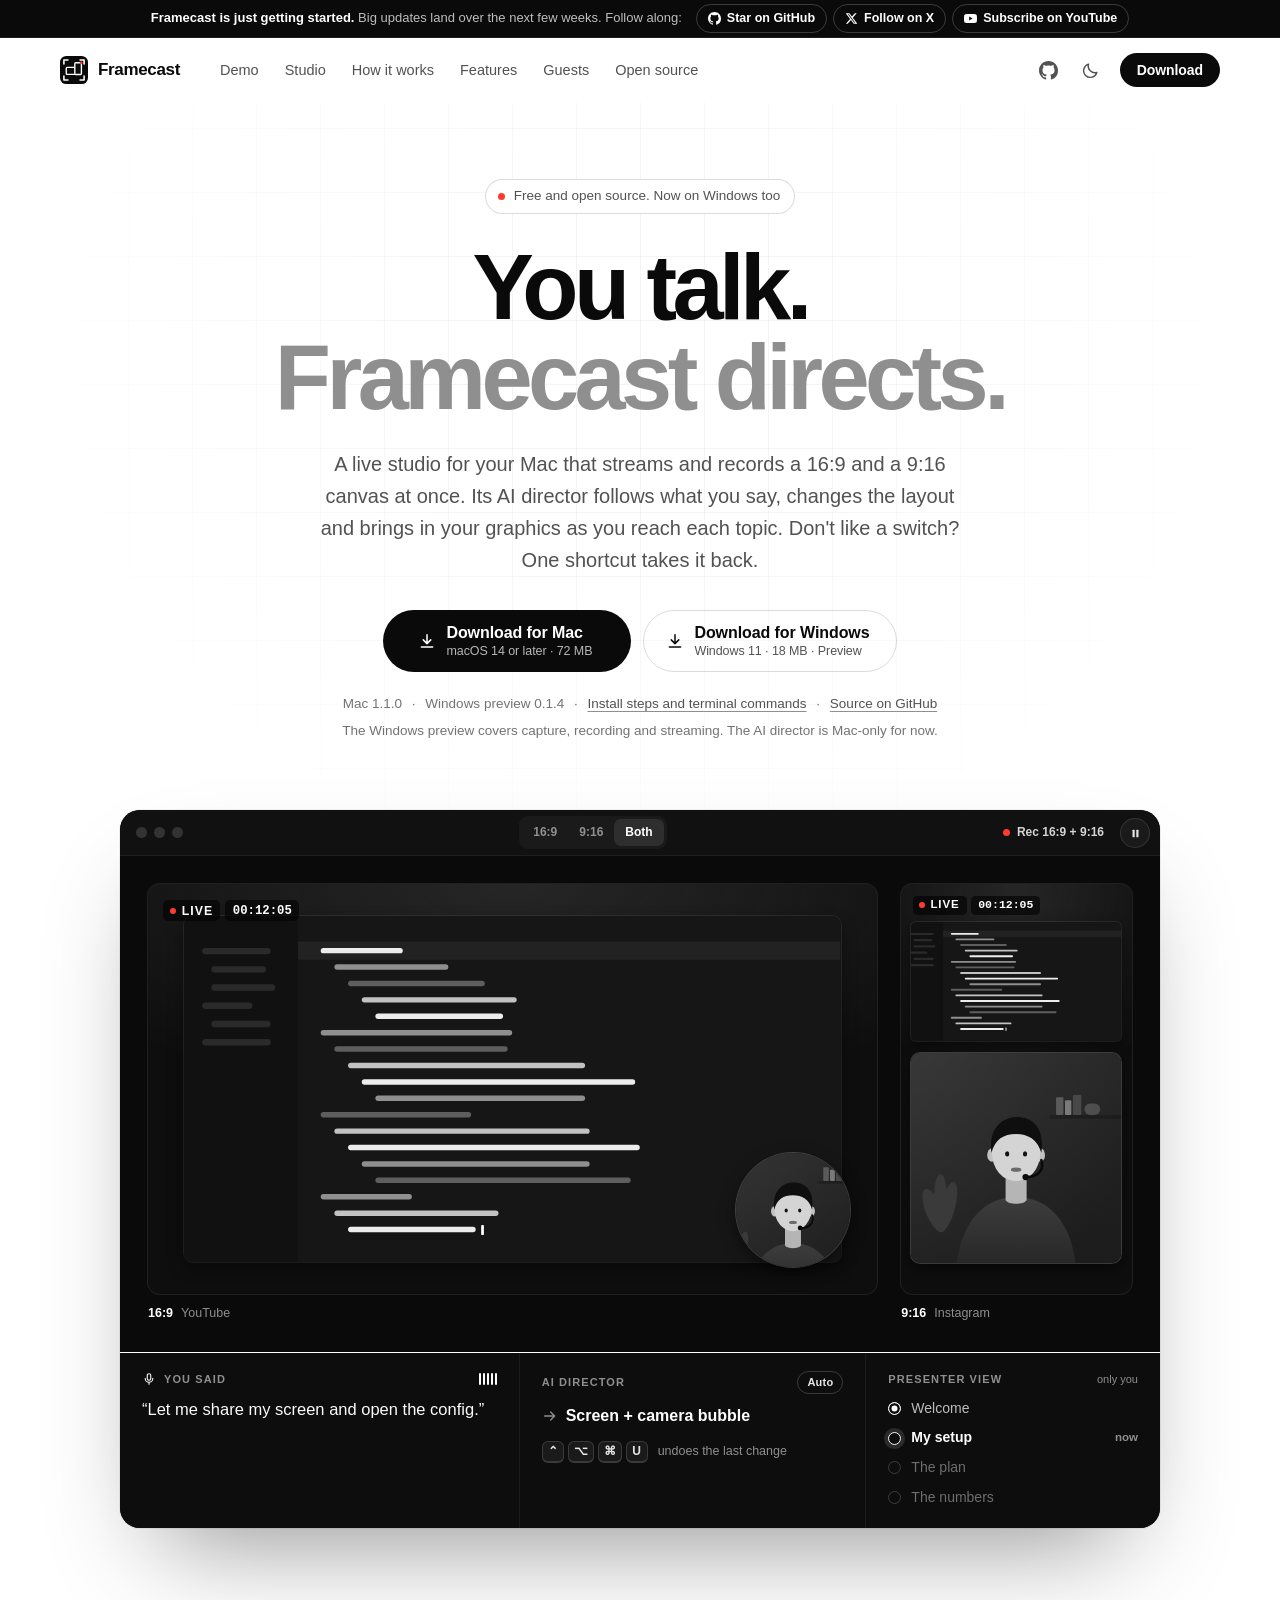
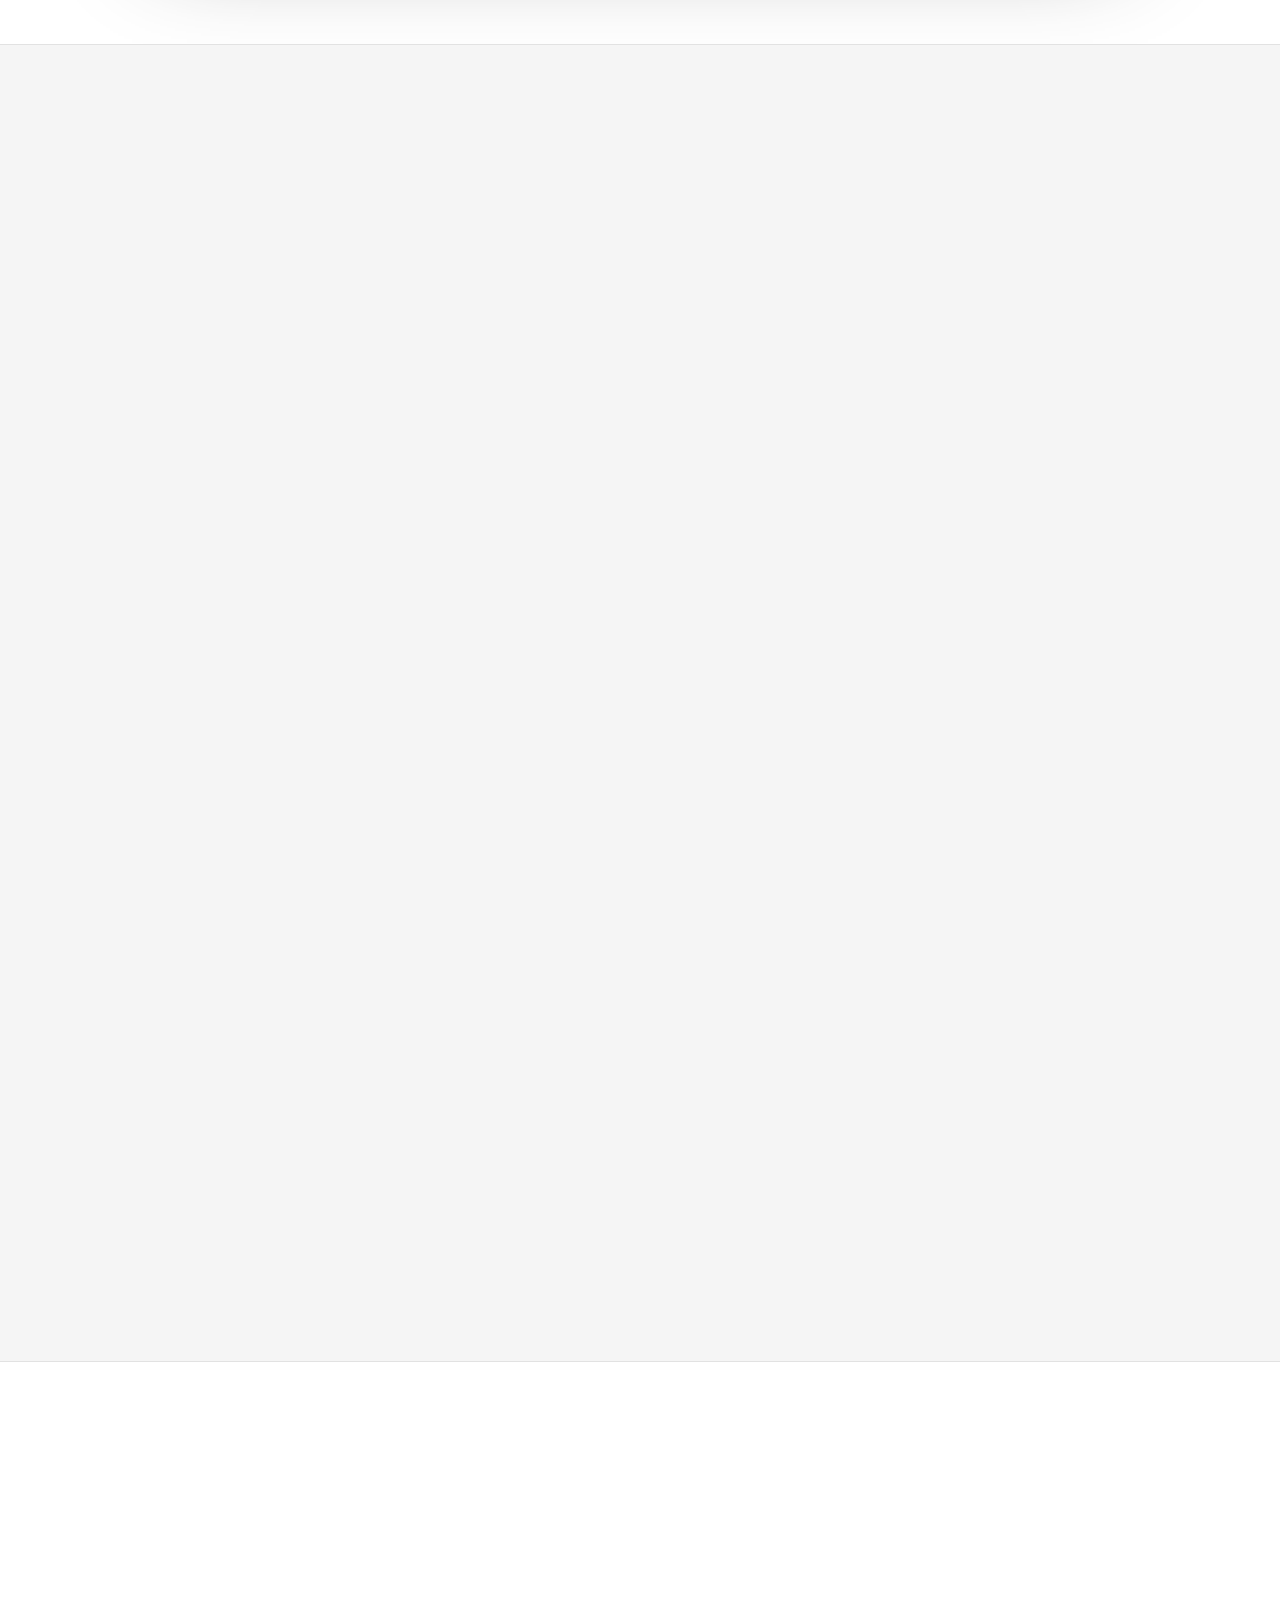
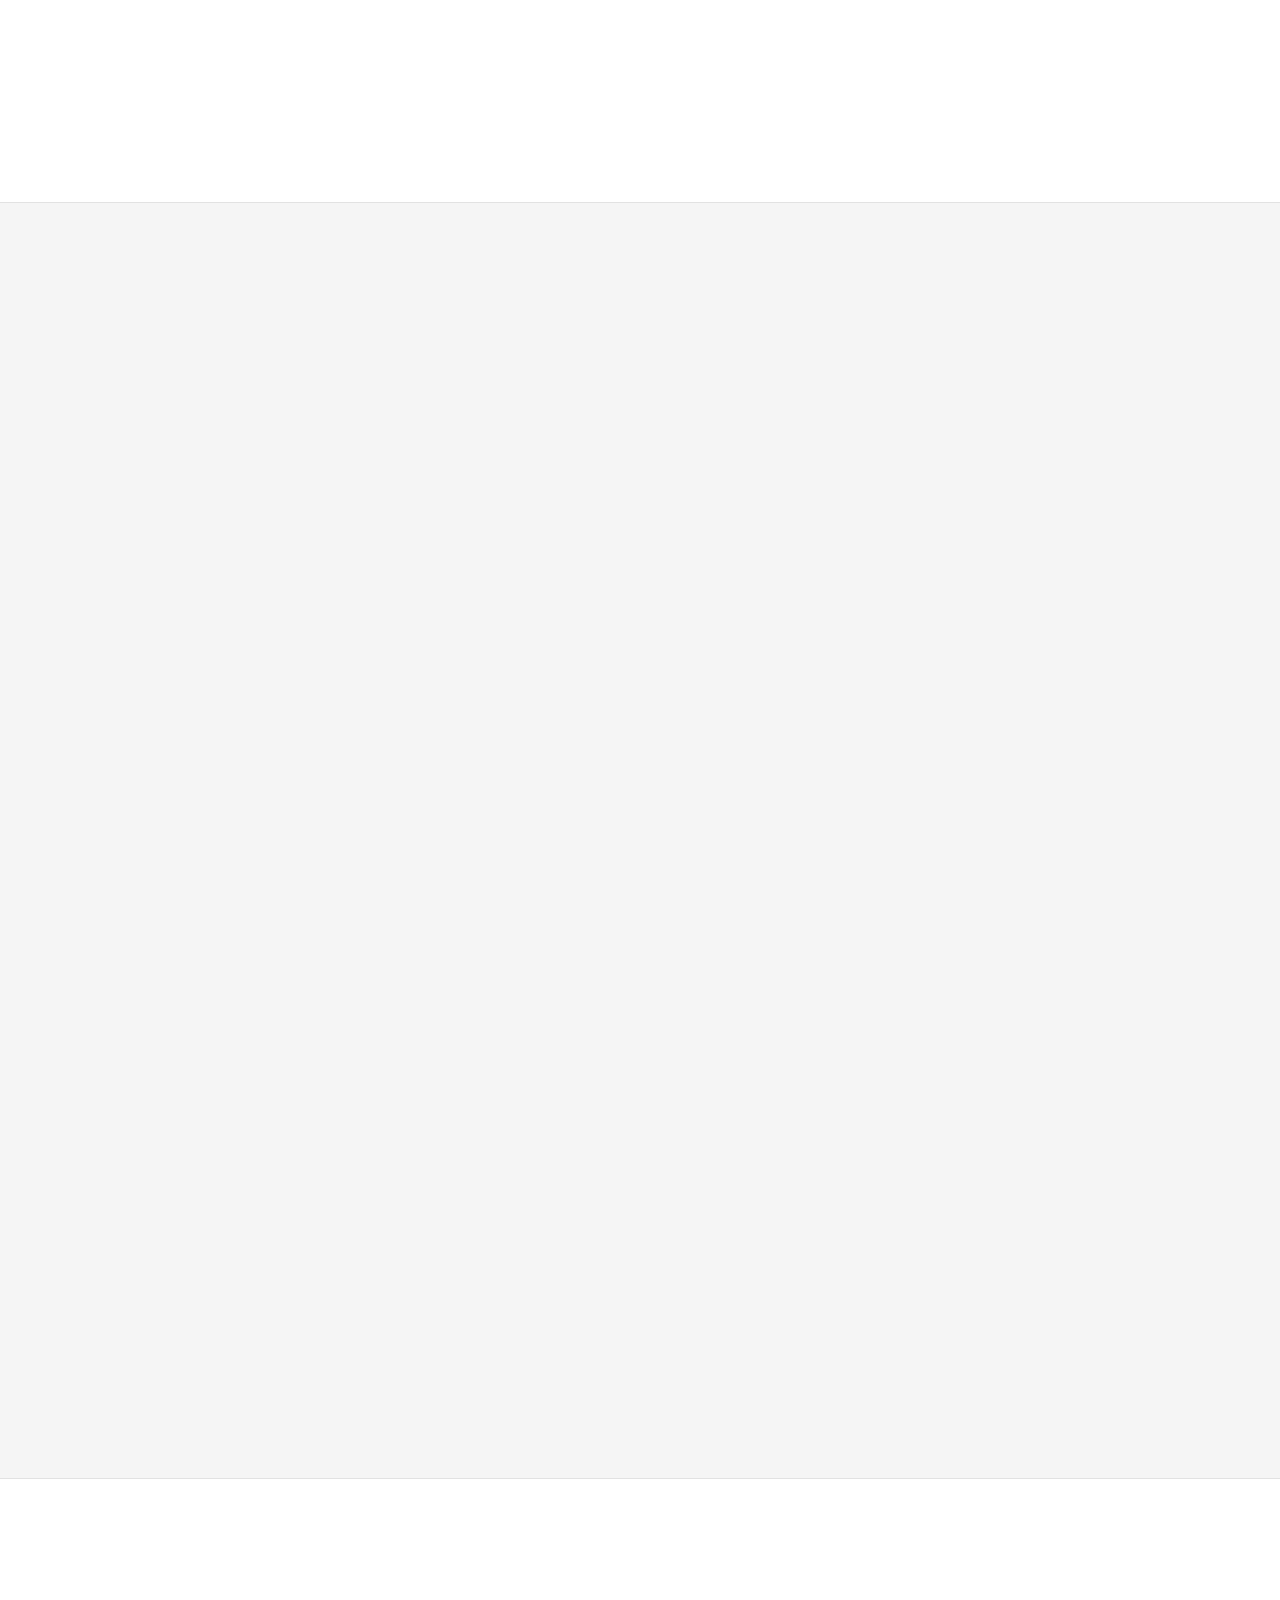
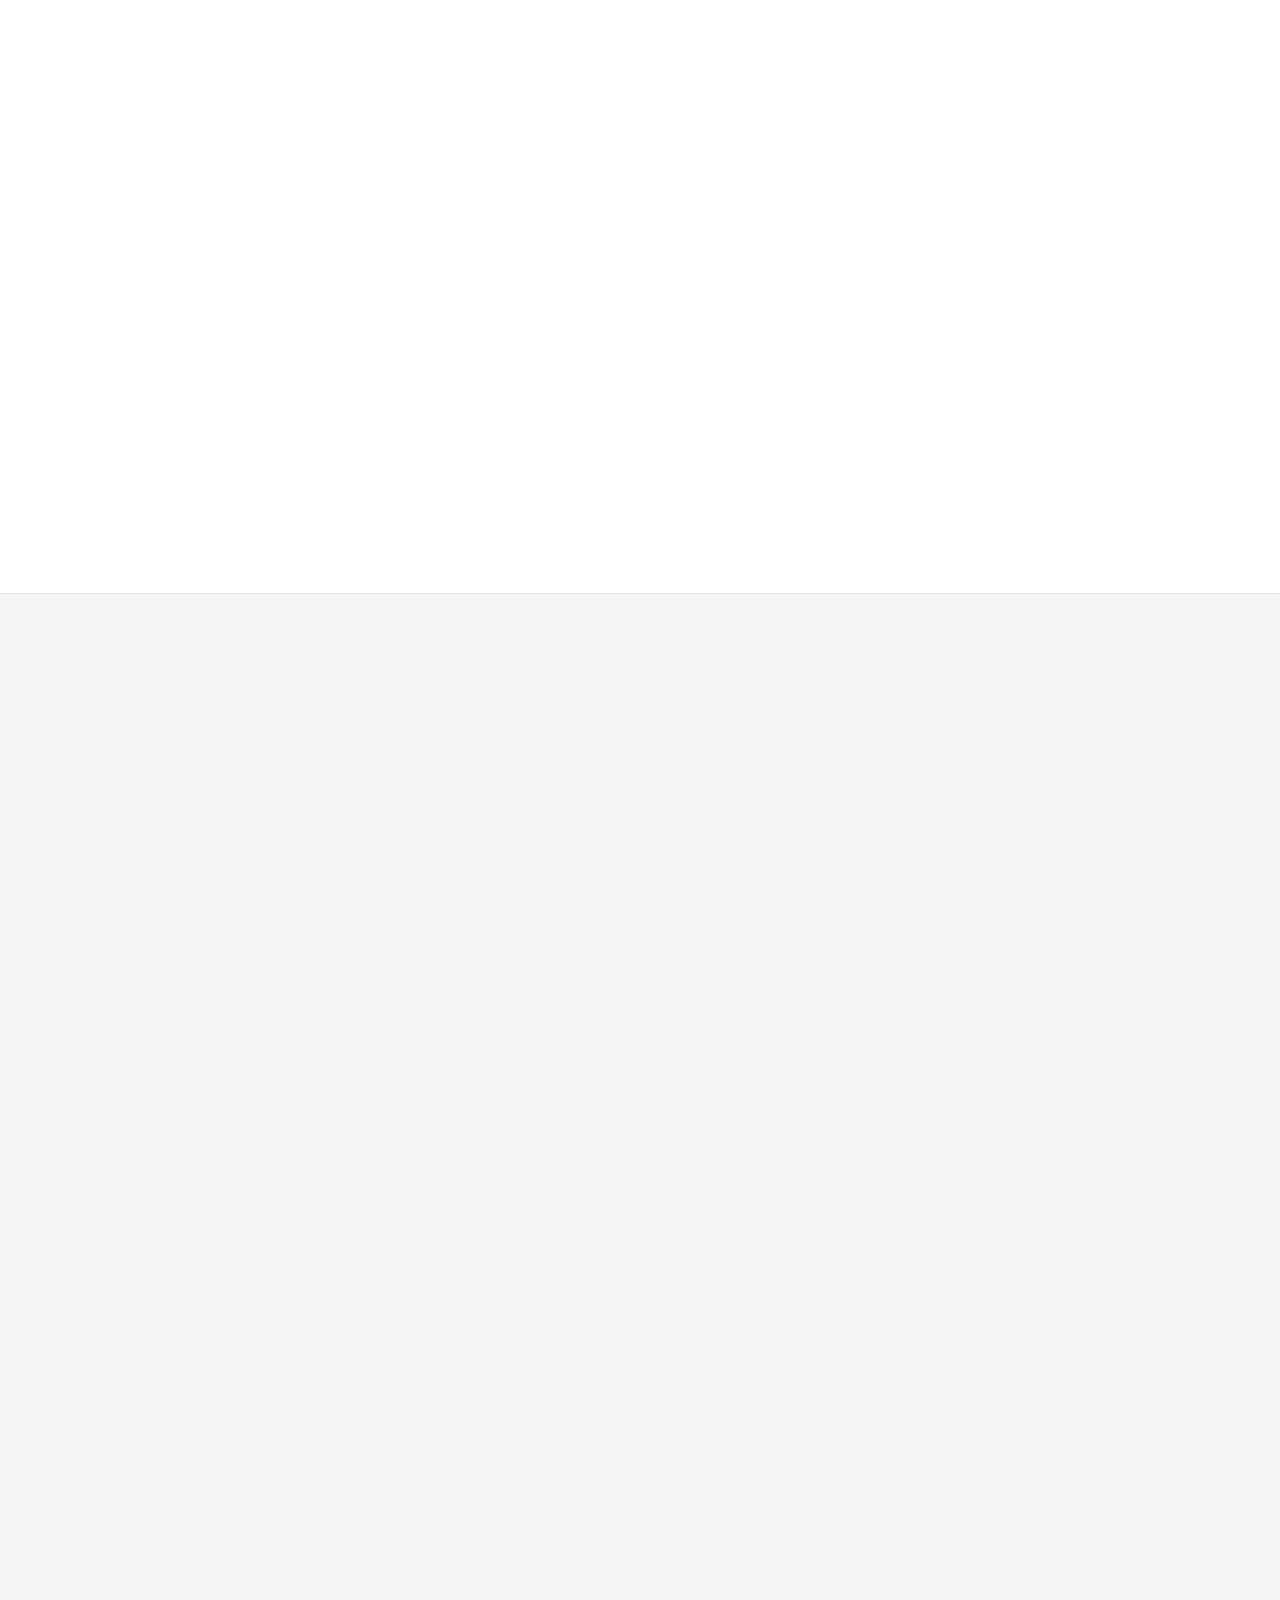
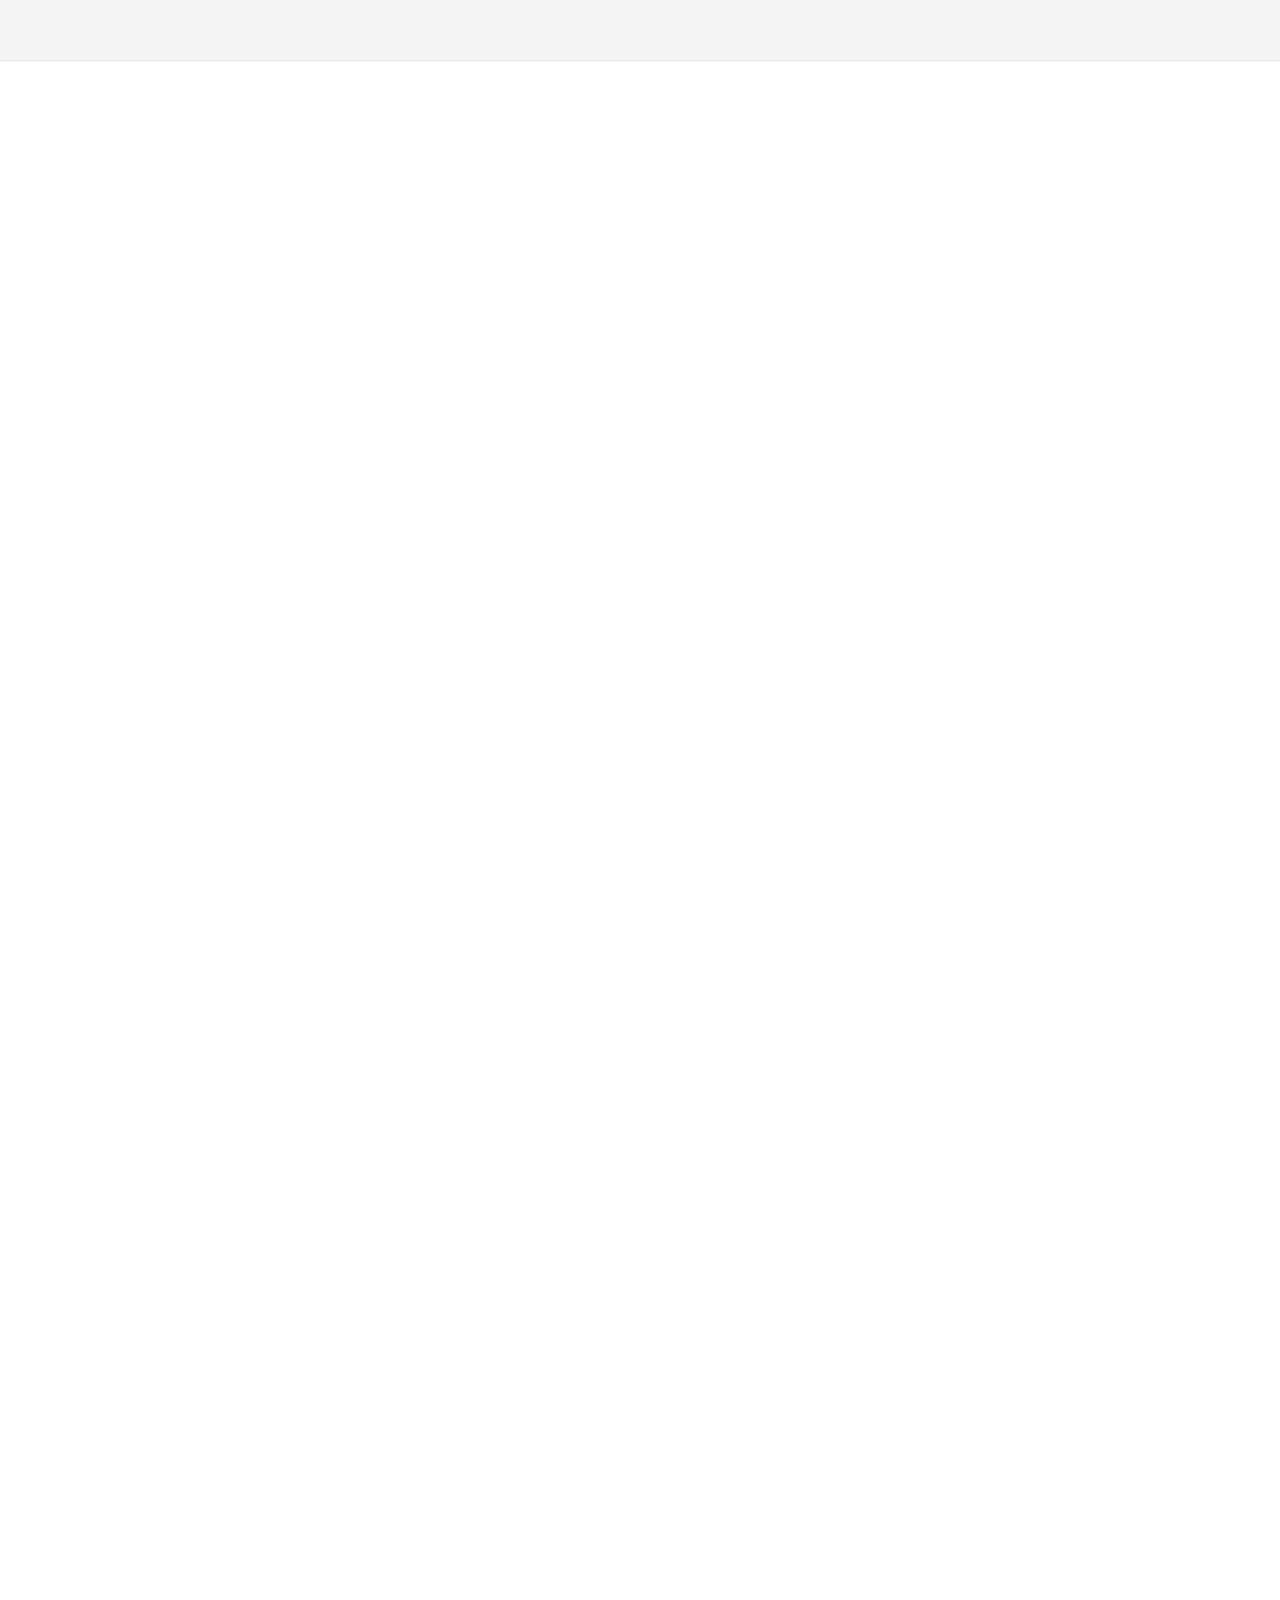
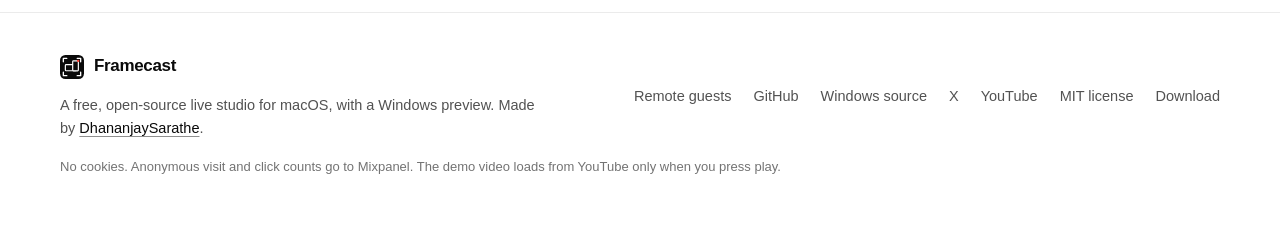
<file: index.html>
<!doctype html>
<html lang="en">
<head>
  <meta charset="utf-8">
  <meta name="viewport" content="width=device-width, initial-scale=1">
  <meta http-equiv="Content-Security-Policy" content="default-src 'none'; img-src 'self'; style-src 'self'; script-src 'self'; frame-src https://www.youtube-nocookie.com; connect-src https://api-js.mixpanel.com https://api-eu.mixpanel.com https://api-in.mixpanel.com; base-uri 'none'; form-action 'none'">
  <title>Framecast: a free live studio for Mac with an AI director</title>
  <meta name="description" content="Framecast is a free, open-source macOS app for live streaming and recording, with a Windows preview. It renders 16:9 and 9:16 at once, and an AI director switches layouts and graphics as you talk.">
  <meta name="color-scheme" content="light">
  <meta name="theme-color" content="#ffffff">
  <meta property="og:type" content="website">
  <meta property="og:title" content="Framecast: a free live studio for Mac with an AI director">
  <meta property="og:description" content="Stream and record 16:9 and 9:16 at once. An AI director follows what you say and switches layouts and graphics. Free and open source.">
  <link rel="icon" href="assets/img/logo.svg" type="image/svg+xml">
  <link rel="icon" href="assets/img/favicon-64.png" type="image/png" sizes="64x64">
  <link rel="apple-touch-icon" href="assets/img/apple-touch-icon.png">
  <link rel="stylesheet" href="assets/css/site.css">
  <script src="assets/js/theme.js"></script>
  <script src="assets/js/analytics.js" defer></script>
  <script src="assets/js/site.js" defer></script>
</head>
<body>
  <a class="skip" href="#main">Skip to content</a>

  <!-- Shared SVG pieces: icons and the gradients the hero graphics use. -->
  <svg class="sprite" aria-hidden="true" focusable="false" width="0" height="0">
    <defs>
      <linearGradient id="g-route" x1="0" y1="0" x2="1" y2="0">
        <stop offset="0" stop-color="#8a8a8a"/>
        <stop offset="1" stop-color="#ffffff"/>
      </linearGradient>
      <linearGradient id="g-bar" x1="0" y1="0" x2="0" y2="1">
        <stop offset="0" stop-color="#4a4a4a"/>
        <stop offset="1" stop-color="#2e2e2e"/>
      </linearGradient>
      <linearGradient id="g-bar-hi" x1="0" y1="0" x2="0" y2="1">
        <stop offset="0" stop-color="#ffffff"/>
        <stop offset="1" stop-color="#d9d9d9"/>
      </linearGradient>
      <linearGradient id="g-room" x1="0" y1="0" x2="0" y2="1">
        <stop offset="0" stop-color="#2b2b2b"/>
        <stop offset="1" stop-color="#151515"/>
      </linearGradient>
      <radialGradient id="g-lamp" cx=".18" cy=".2" r=".6">
        <stop offset="0" stop-color="#ffffff" stop-opacity=".14"/>
        <stop offset="1" stop-color="#ffffff" stop-opacity="0"/>
      </radialGradient>
      <linearGradient id="g-sweater" x1="0" y1="0" x2="0" y2="1">
        <stop offset="0" stop-color="#3d3d3d"/>
        <stop offset="1" stop-color="#262626"/>
      </linearGradient>
    </defs>
    <symbol id="i-canvases" viewBox="0 0 24 24" fill="none" stroke="currentColor" stroke-width="1.75" stroke-linecap="round" stroke-linejoin="round"><rect x="2" y="7" width="12.5" height="8" rx="1.6"/><rect x="16.5" y="3.5" width="5.5" height="17" rx="1.6"/></symbol>
    <symbol id="i-record" viewBox="0 0 24 24" fill="none" stroke="currentColor" stroke-width="1.75"><circle cx="12" cy="12" r="8.5"/><circle cx="12" cy="12" r="3.5" fill="currentColor" stroke="none"/></symbol>
    <symbol id="i-stream" viewBox="0 0 24 24" fill="none" stroke="currentColor" stroke-width="1.75" stroke-linecap="round"><circle cx="12" cy="12" r="1.8" fill="currentColor" stroke="none"/><path d="M8.6 15.4a4.8 4.8 0 0 1 0-6.8M15.4 8.6a4.8 4.8 0 0 1 0 6.8M5.7 18.3a8.9 8.9 0 0 1 0-12.6M18.3 5.7a8.9 8.9 0 0 1 0 12.6"/></symbol>
    <symbol id="i-layouts" viewBox="0 0 24 24" fill="none" stroke="currentColor" stroke-width="1.75" stroke-linejoin="round"><rect x="3" y="4" width="18" height="16" rx="2"/><path d="M3 10h18M10 10v10"/></symbol>
    <symbol id="i-overlay" viewBox="0 0 24 24" fill="none" stroke="currentColor" stroke-width="1.75" stroke-linejoin="round"><rect x="3" y="4" width="18" height="16" rx="2"/><rect x="5.5" y="13" width="9.5" height="4" rx="1" fill="currentColor" stroke="none"/></symbol>
    <symbol id="i-director" viewBox="0 0 24 24" fill="none" stroke="currentColor" stroke-width="1.75" stroke-linecap="round" stroke-linejoin="round"><path d="M4 10h16v8.5a1.5 1.5 0 0 1-1.5 1.5h-13A1.5 1.5 0 0 1 4 18.5z"/><path d="m4 10-.7-2.9a1 1 0 0 1 .8-1.2l13.6-3a1 1 0 0 1 1.2.8l.6 2.9zM8.3 5.2l2.6 3.6M13.6 4l2.6 3.6"/></symbol>
    <symbol id="i-eye" viewBox="0 0 24 24" fill="none" stroke="currentColor" stroke-width="1.75" stroke-linejoin="round"><path d="M2.5 12s3.5-6.5 9.5-6.5 9.5 6.5 9.5 6.5-3.5 6.5-9.5 6.5S2.5 12 2.5 12z"/><circle cx="12" cy="12" r="2.8"/></symbol>
    <symbol id="i-guests" viewBox="0 0 24 24" fill="none" stroke="currentColor" stroke-width="1.75" stroke-linecap="round"><circle cx="9" cy="8.5" r="3.2"/><path d="M3 19.5c.6-3.3 3-5 6-5s5.4 1.7 6 5"/><circle cx="17" cy="9.5" r="2.5"/><path d="M16.6 14.6c2.4.2 3.9 1.6 4.4 4.4"/></symbol>
    <symbol id="i-chat" viewBox="0 0 24 24" fill="none" stroke="currentColor" stroke-width="1.75" stroke-linejoin="round"><path d="M4.2 4.5h15.6a1.2 1.2 0 0 1 1.2 1.2v9.6a1.2 1.2 0 0 1-1.2 1.2H11l-5 4v-4H4.2A1.2 1.2 0 0 1 3 15.3V5.7a1.2 1.2 0 0 1 1.2-1.2z"/><path d="M7.5 9h9M7.5 12.5h6" stroke-linecap="round"/></symbol>
    <symbol id="i-lock" viewBox="0 0 24 24" fill="none" stroke="currentColor" stroke-width="1.75" stroke-linejoin="round"><rect x="4.5" y="10.5" width="15" height="10" rx="2"/><path d="M8 10.5v-3a4 4 0 0 1 8 0v3"/></symbol>
    <symbol id="i-mic" viewBox="0 0 24 24" fill="none" stroke="currentColor" stroke-width="1.9" stroke-linecap="round"><rect x="9" y="3" width="6" height="11" rx="3"/><path d="M5.5 11a6.5 6.5 0 0 0 13 0M12 17.5V21"/></symbol>
    <symbol id="i-captions" viewBox="0 0 24 24" fill="none" stroke="currentColor" stroke-width="1.75" stroke-linecap="round" stroke-linejoin="round"><rect x="3" y="5" width="18" height="14" rx="3"/><path d="M7 13.5h4M13.5 13.5H17M7 16h7"/></symbol>
    <symbol id="i-angles" viewBox="0 0 24 24" fill="none" stroke="currentColor" stroke-width="1.75" stroke-linecap="round" stroke-linejoin="round"><rect x="2.5" y="7" width="12" height="10" rx="2"/><path d="M14.5 10.5 21 7v10l-6.5-3.5"/><path d="M6 4h6"/></symbol>
    <symbol id="i-zoom" viewBox="0 0 24 24" fill="none" stroke="currentColor" stroke-width="1.75" stroke-linecap="round" stroke-linejoin="round"><circle cx="10.5" cy="10.5" r="6"/><path d="m15 15 5.5 5.5M8 10.5h5M10.5 8v5"/></symbol>
    <symbol id="i-arrow" viewBox="0 0 24 24" fill="none" stroke="currentColor" stroke-width="2" stroke-linecap="round" stroke-linejoin="round"><path d="M4 12h15M13 6l6 6-6 6"/></symbol>
    <symbol id="i-download" viewBox="0 0 24 24" fill="none" stroke="currentColor" stroke-width="2" stroke-linecap="round" stroke-linejoin="round"><path d="M12 3.5v11.5M7 10.5l5 5 5-5M4.5 20h15"/></symbol>
    <symbol id="i-copy" viewBox="0 0 24 24" fill="none" stroke="currentColor" stroke-width="1.8" stroke-linejoin="round"><rect x="8.5" y="8.5" width="12" height="12" rx="2"/><path d="M15.5 8.5V5A1.5 1.5 0 0 0 14 3.5H5A1.5 1.5 0 0 0 3.5 5v9A1.5 1.5 0 0 0 5 15.5h3.5"/></symbol>
    <symbol id="i-check" viewBox="0 0 24 24" fill="none" stroke="currentColor" stroke-width="2.2" stroke-linecap="round" stroke-linejoin="round"><path d="m5 12.5 4.5 4.5L19 7.5"/></symbol>
    <symbol id="i-sun" viewBox="0 0 24 24" fill="none" stroke="currentColor" stroke-width="1.8" stroke-linecap="round"><circle cx="12" cy="12" r="4"/><path d="M12 2.5v2M12 19.5v2M2.5 12h2M19.5 12h2M5.3 5.3l1.4 1.4M17.3 17.3l1.4 1.4M5.3 18.7l1.4-1.4M17.3 6.7l1.4-1.4"/></symbol>
    <symbol id="i-moon" viewBox="0 0 24 24" fill="none" stroke="currentColor" stroke-width="1.8" stroke-linejoin="round"><path d="M20 14.5A8.5 8.5 0 0 1 9.5 4a8.5 8.5 0 1 0 10.5 10.5z"/></symbol>
    <symbol id="i-pause" viewBox="0 0 24 24" fill="currentColor"><rect x="6.5" y="5" width="4" height="14" rx="1.2"/><rect x="13.5" y="5" width="4" height="14" rx="1.2"/></symbol>
    <symbol id="i-play" viewBox="0 0 24 24" fill="currentColor"><path d="M8 5.6v12.8a1 1 0 0 0 1.5.86l10.4-6.4a1 1 0 0 0 0-1.72L9.5 4.74A1 1 0 0 0 8 5.6z"/></symbol>
    <symbol id="i-github" viewBox="0 0 16 16" fill="currentColor"><path d="M8 0C3.58 0 0 3.58 0 8c0 3.54 2.29 6.53 5.47 7.59.4.07.55-.17.55-.38 0-.19-.01-.82-.01-1.49-2.01.37-2.53-.49-2.69-.94-.09-.23-.48-.94-.82-1.13-.28-.15-.68-.52-.01-.53.63-.01 1.08.58 1.23.82.72 1.21 1.87.87 2.33.66.07-.52.28-.87.51-1.07-1.78-.2-3.64-.89-3.64-3.95 0-.87.31-1.59.82-2.15-.08-.2-.36-1.02.08-2.12 0 0 .67-.21 2.2.82.64-.18 1.32-.27 2-.27.68 0 1.36.09 2 .27 1.53-1.04 2.2-.82 2.2-.82.44 1.1.16 1.92.08 2.12.51.56.82 1.27.82 2.15 0 3.07-1.87 3.75-3.65 3.95.29.25.54.73.54 1.48 0 1.07-.01 1.93-.01 2.2 0 .21.15.46.55.38A8.01 8.01 0 0 0 16 8c0-4.42-3.58-8-8-8z"/></symbol>
    <symbol id="i-x" viewBox="0 0 24 24" fill="currentColor"><path d="M18.244 2.25h3.308l-7.227 8.26 8.502 11.24H16.17l-5.214-6.817L4.99 21.75H1.68l7.73-8.835L1.254 2.25H8.08l4.713 6.231zm-1.161 17.52h1.833L7.084 4.126H5.117z"/></symbol>
    <symbol id="i-youtube" viewBox="0 0 24 24" fill="currentColor"><path d="M23.5 6.19a3.02 3.02 0 0 0-2.12-2.14C19.5 3.55 12 3.55 12 3.55s-7.5 0-9.38.5A3.02 3.02 0 0 0 .5 6.19C0 8.07 0 12 0 12s0 3.93.5 5.81a3.02 3.02 0 0 0 2.12 2.14c1.88.5 9.38.5 9.38.5s7.5 0 9.38-.5a3.02 3.02 0 0 0 2.12-2.14C24 15.93 24 12 24 12s0-3.93-.5-5.81zM9.55 15.57V8.43L15.82 12l-6.27 3.57z"/></symbol>
  </svg>

  <header class="nav" data-nav>
    <div class="announce">
      <div class="wrap announce-in">
        <p class="announce-text"><span class="announce-long"><b>Framecast is just getting started.</b> Big updates land over the next few weeks. Follow along:</span><span class="announce-short"><b>Big updates coming.</b> Follow along:</span></p>
        <div class="announce-links">
          <a href="https://github.com/DhananjaySarathe/framecast-studio" data-track="Social Click" data-track-network="github" data-track-where="top bar" aria-label="Star Framecast on GitHub"><svg aria-hidden="true"><use href="#i-github"/></svg><span>Star on GitHub</span></a>
          <a href="https://x.com/dhananjay11211" data-track="Social Click" data-track-network="x" data-track-where="top bar" aria-label="Follow on X"><svg aria-hidden="true"><use href="#i-x"/></svg><span>Follow on X</span></a>
          <a href="https://www.youtube.com/@ChilledBeer?sub_confirmation=1" data-track="Social Click" data-track-network="youtube" data-track-where="top bar" aria-label="Subscribe on YouTube"><svg aria-hidden="true"><use href="#i-youtube"/></svg><span>Subscribe on YouTube</span></a>
        </div>
      </div>
    </div>
    <div class="wrap nav-in">
      <a class="brand" href="#top" aria-label="Framecast, back to top">
        <svg class="mark" viewBox="100 100 824 824" width="28" height="28" aria-hidden="true" focusable="false"><rect class="mark-body" x="100" y="100" width="824" height="824" rx="185"/><path class="mark-line" d="M215 334V215h119M690 215h119v119M215 690v119h119M690 809h119V690" stroke-width="46"/><rect class="mark-line" x="284" y="433" width="368" height="207" rx="26" stroke-width="40"/><rect class="mark-line mark-front" x="536" y="299" width="194" height="344" rx="26" stroke-width="40"/><circle class="mark-dot" cx="723" cy="301" r="42"/></svg>
        <span>Framecast</span>
      </a>
      <nav class="nav-links" aria-label="Sections">
        <a href="#demo" data-track="Nav Click">Demo</a>
        <a href="#studio" data-track="Nav Click">Studio</a>
        <a href="#how" data-track="Nav Click">How it works</a>
        <a href="#features" data-track="Nav Click">Features</a>
        <a href="guests.html" data-track="Nav Click">Guests</a>
        <a href="#open-source" data-track="Nav Click">Open source</a>
      </nav>
      <div class="nav-actions">
        <a class="icon-btn" href="https://github.com/DhananjaySarathe/framecast-studio" aria-label="Framecast on GitHub" data-track="GitHub Click" data-track-where="nav">
          <svg aria-hidden="true"><use href="#i-github"/></svg>
        </a>
        <button class="icon-btn" type="button" data-theme-toggle data-track="Theme Toggle" aria-label="Switch to dark mode">
          <svg class="if-light" aria-hidden="true"><use href="#i-moon"/></svg>
          <svg class="if-dark" aria-hidden="true"><use href="#i-sun"/></svg>
        </button>
        <a class="btn btn-primary btn-sm" href="#download" data-track="Nav Click">Download</a>
      </div>
    </div>
  </header>

  <main id="main">
    <!-- Hero -->
    <section class="hero" id="top">
      <div class="hero-bg" aria-hidden="true"></div>
      <div class="wrap hero-in">
        <p class="eyebrow-pill"><span class="dot" aria-hidden="true"></span>Free and open source. Now on Windows too</p>
        <h1>You talk.<br><em>Framecast directs.</em></h1>
        <p class="lead">
          A live studio for your Mac that streams and records a 16:9 and a 9:16 canvas at once.
          Its AI director follows what you say, changes the layout and brings in your graphics as you reach each topic.
          Don't like a switch? One shortcut takes it back.
        </p>
        <!-- Both downloads, always. The visitor's own platform is the filled button and comes first
             (theme.js sets data-os="windows" on Windows PCs). A click starts the download and scrolls to that
             platform's first-open steps in the download section. -->
        <div class="cta-row hero-dl-row">
          <a class="btn btn-lg hero-dl hero-dl-mac" href="https://github.com/DhananjaySarathe/framecast-studio/releases/latest/download/Framecast.dmg" data-dmg-link data-show-steps="mac" data-track="Download Click" data-track-platform="mac" data-track-where="hero">
            <svg aria-hidden="true"><use href="#i-download"/></svg>
            <span class="btn-stack"><span>Download for Mac</span><small>macOS 14 or later · 72 MB</small></span>
          </a>
          <a class="btn btn-lg hero-dl hero-dl-win" href="https://github.com/DhananjaySarathe/framecast-studio-windows/releases/download/v0.1.4/Framecast-Studio-Windows-0.1.4-x64-Setup.exe" data-win-link data-show-steps="windows" data-track="Download Click" data-track-platform="windows" data-track-where="hero">
            <svg aria-hidden="true"><use href="#i-download"/></svg>
            <span class="btn-stack"><span>Download for Windows</span><small>Windows 11 · 18 MB · Preview</small></span>
          </a>
        </div>
        <p class="meta">Mac 1.1.0 <span aria-hidden="true">·</span> Windows preview 0.1.4 <span aria-hidden="true">·</span> <a href="#download" data-track="Nav Click" data-track-where="hero">Install steps and terminal commands</a> <span aria-hidden="true">·</span> <a href="https://github.com/DhananjaySarathe/framecast-studio" data-track="GitHub Click" data-track-where="hero">Source on GitHub</a></p>
        <p class="meta-alt">The Windows preview covers capture, recording and streaming. The AI director is Mac-only for now.</p>

        <!-- Animated illustration: one presenter, two canvases, the AI director switching looks. -->
        <div class="studio" data-stage>
          <p class="sr-only">
            Illustration: a presenter is live on a 16:9 and a 9:16 canvas at the same time. As they talk, Framecast's
            AI director moves from the camera to a screen share, then a roadmap graphic with a round camera bubble,
            then a bar chart with the camera beside it. When it makes the chart full screen, the presenter presses
            Control Option Command U and the change is undone.
          </p>
          <div class="studio-bar" aria-hidden="true">
            <span class="lights"><i></i><i></i><i></i></span>
            <span class="seg"><span>16:9</span><span>9:16</span><span class="is-on">Both</span></span>
            <span class="rec"><i></i>Rec 16:9 + 9:16</span>
          </div>
          <button class="stage-toggle" type="button" data-stage-toggle aria-pressed="false">
            <svg class="if-running" aria-hidden="true"><use href="#i-pause"/></svg>
            <svg class="if-paused" aria-hidden="true"><use href="#i-play"/></svg>
            <span class="sr-only" data-stage-toggle-label>Pause animation</span>
          </button>

          <div class="stage" aria-hidden="true" data-look="screen">
            <figure class="cv cv-h">
              <div class="cv-inner" data-canvas="h">
                <div class="ly ly-screen on" data-ly="screen">
                  <svg viewBox="0 0 1440 760" preserveAspectRatio="xMidYMid slice" focusable="false">
                    <rect width="1440" height="760" fill="#161616"/>
                    <rect width="250" height="760" fill="#111111"/>
                    <g fill="#2a2a2a">
                      <rect x="40" y="70" width="150" height="14" rx="7"/><rect x="60" y="110" width="120" height="14" rx="7"/>
                      <rect x="60" y="150" width="140" height="14" rx="7"/><rect x="40" y="190" width="110" height="14" rx="7"/>
                      <rect x="60" y="230" width="130" height="14" rx="7"/><rect x="40" y="270" width="150" height="14" rx="7"/>
                    </g>
                    <rect class="code-hl" x="250" y="56" width="1190" height="40" fill="#ffffff" fill-opacity=".05"/>
                    <g class="code">
                      <rect x="300" y="70" width="180" height="12" rx="6" fill="#ededed"/>
                      <rect x="330" y="106" width="250" height="12" rx="6" fill="#8f8f8f"/>
                      <rect x="360" y="142" width="300" height="12" rx="6" fill="#5e5e5e"/>
                      <rect x="390" y="178" width="340" height="12" rx="6" fill="#c2c2c2"/>
                      <rect x="420" y="214" width="280" height="12" rx="6" fill="#ededed"/>
                      <rect x="300" y="250" width="420" height="12" rx="6" fill="#8f8f8f"/>
                      <rect x="330" y="286" width="380" height="12" rx="6" fill="#5e5e5e"/>
                      <rect x="360" y="322" width="520" height="12" rx="6" fill="#c2c2c2"/>
                      <rect x="390" y="358" width="600" height="12" rx="6" fill="#ededed"/>
                      <rect x="420" y="394" width="460" height="12" rx="6" fill="#8f8f8f"/>
                      <rect x="300" y="430" width="330" height="12" rx="6" fill="#5e5e5e"/>
                      <rect x="330" y="466" width="560" height="12" rx="6" fill="#c2c2c2"/>
                      <rect x="360" y="502" width="640" height="12" rx="6" fill="#ededed"/>
                      <rect x="390" y="538" width="500" height="12" rx="6" fill="#8f8f8f"/>
                      <rect x="420" y="574" width="560" height="12" rx="6" fill="#5e5e5e"/>
                      <rect x="300" y="610" width="200" height="12" rx="6" fill="#8f8f8f"/>
                      <rect x="330" y="646" width="360" height="12" rx="6" fill="#c2c2c2"/>
                      <rect x="360" y="682" width="280" height="12" rx="6" fill="#ededed"/>
                    </g>
                    <rect class="caret" x="652" y="678" width="6" height="22" rx="2" fill="#ffffff"/>
                  </svg>
                </div>
                <div class="ly ly-roadmap" data-ly="roadmap">
                  <svg viewBox="0 0 1440 760" preserveAspectRatio="xMidYMid meet" focusable="false">
                    <text x="90" y="130" class="g-title">The next three months</text>
                    <text x="90" y="182" class="g-sub">Roadmap</text>
                    <path class="route-glow" pathLength="1" d="M170 560C320 560 330 420 480 420S660 480 790 480 960 300 1100 300"/>
                    <path class="route" pathLength="1" d="M170 560C320 560 330 420 480 420S660 480 790 480 960 300 1100 300"/>
                    <g class="stops">
                      <g class="stop"><circle cx="170" cy="560" r="18"/><text x="170" y="625">Plan</text></g>
                      <g class="stop"><circle cx="480" cy="420" r="18"/><text x="480" y="485">Build</text></g>
                      <g class="stop"><circle cx="790" cy="480" r="18"/><text x="790" y="545">Beta</text></g>
                      <g class="stop is-last"><circle cx="1100" cy="300" r="22"/><text x="1100" y="370">Launch</text></g>
                    </g>
                  </svg>
                </div>
                <div class="ly ly-bars" data-ly="bars">
                  <svg viewBox="0 0 960 660" preserveAspectRatio="xMidYMid meet" focusable="false">
                    <text x="60" y="100" class="g-title">Last four streams</text>
                    <text x="60" y="146" class="g-sub">Peak viewers</text>
                    <path d="M60 560H900" stroke="#ffffff" stroke-opacity=".16" stroke-width="3"/>
                    <g class="bars">
                      <rect x="110" y="410" width="140" height="150" rx="14" fill="url(#g-bar)"/>
                      <rect x="300" y="340" width="140" height="220" rx="14" fill="url(#g-bar)"/>
                      <rect x="490" y="290" width="140" height="270" rx="14" fill="url(#g-bar)"/>
                      <rect x="680" y="180" width="140" height="380" rx="14" fill="url(#g-bar-hi)"/>
                    </g>
                    <g class="g-axis"><text x="180" y="610">#1</text><text x="370" y="610">#2</text><text x="560" y="610">#3</text><text x="750" y="610">#4</text></g>
                  </svg>
                </div>
                <div class="ly ly-cam on" data-ly="cam">
                  <svg viewBox="0 0 400 400" preserveAspectRatio="xMidYMid slice" focusable="false">
                    <rect x="-400" y="-400" width="1200" height="1200" fill="url(#g-room)"/>
                    <rect x="-400" y="-400" width="1200" height="1200" fill="url(#g-lamp)"/>
                    <g fill="#000" fill-opacity=".22"><rect x="262" y="118" width="150" height="7" rx="3"/></g>
                    <g><rect x="276" y="84" width="14" height="34" rx="2" fill="#5a5a5a"/><rect x="293" y="90" width="12" height="28" rx="2" fill="#7a7a7a"/><rect x="308" y="80" width="16" height="38" rx="2" fill="#484848"/><rect x="330" y="96" width="30" height="22" rx="11" fill="#ffffff" fill-opacity=".18"/></g>
                    <g fill="#3a3a3a"><ellipse cx="44" cy="300" rx="16" ry="44" transform="rotate(-22 44 300)"/><ellipse cx="70" cy="292" rx="14" ry="48" transform="rotate(14 70 292)"/><ellipse cx="56" cy="270" rx="12" ry="40"/></g>
                    <g class="person">
                      <path d="M86 410c8-92 56-136 114-136s106 44 114 136z" fill="url(#g-sweater)"/>
                      <path d="M180 236h40v44c-6 9-34 9-40 0z" fill="#b5b5b5"/>
                      <ellipse cx="154" cy="194" rx="9" ry="13" fill="#c2c2c2"/>
                      <ellipse cx="246" cy="194" rx="9" ry="13" fill="#c2c2c2"/>
                      <ellipse cx="200" cy="190" rx="46" ry="54" fill="#d4d4d4"/>
                      <path d="M153 190c-6-48 22-68 48-68 30 0 54 20 47 68-7-26-26-36-48-36-24 0-40 10-47 36z" fill="#0f0f0f"/>
                      <g class="eyes" fill="#111111"><ellipse cx="183" cy="192" rx="4" ry="5"/><ellipse cx="217" cy="192" rx="4" ry="5"/></g>
                      <ellipse class="mouth" cx="200" cy="222" rx="10" ry="4" fill="#6b6b6b"/>
                      <path d="M248 204c6 18-6 32-28 32" fill="none" stroke="#0a0a0a" stroke-width="5" stroke-linecap="round"/>
                      <circle cx="218" cy="236" r="6" fill="#0a0a0a"/>
                    </g>
                  </svg>
                </div>
                <div class="lt" data-lt><b>Your name</b><span>Live from your Mac</span></div>
                <div class="hud"><span class="live">Live</span><span class="tc" data-tc>00:12:04</span></div>
              </div>
              <figcaption><b>16:9</b><span>YouTube</span></figcaption>
            </figure>
            <figure class="cv cv-v">
              <div class="cv-inner" data-canvas="v"></div>
              <figcaption><b>9:16</b><span>Instagram</span></figcaption>
            </figure>
          </div>

          <div class="feed" aria-hidden="true">
            <div class="feed-progress"><i data-progress></i></div>
            <div class="feed-col">
              <p class="feed-label"><svg><use href="#i-mic"/></svg>You said <span class="lvl"><i></i><i></i><i></i><i></i><i></i></span></p>
              <p class="feed-quote" data-heard>“Let me share my screen and open the config.”</p>
            </div>
            <div class="feed-col">
              <p class="feed-label">AI director <span class="mode">Auto</span></p>
              <p class="feed-did" data-did><svg><use href="#i-arrow"/></svg><span>Screen + camera bubble</span></p>
              <p class="feed-undo" data-undo><kbd>⌃</kbd><kbd>⌥</kbd><kbd>⌘</kbd><kbd>U</kbd><span>undoes the last change</span></p>
            </div>
            <div class="feed-col feed-pv">
              <p class="feed-label">Presenter view <span class="only">only you</span></p>
              <ol class="topics" data-topics>
                <li class="done">Welcome</li>
                <li class="now">My setup</li>
                <li>The plan</li>
                <li>The numbers</li>
              </ol>
            </div>
          </div>
        </div>
      </div>
    </section>

    <!-- Demo video: a local poster until someone presses play, then the YouTube (no-cookie) player. -->
    <section class="section section-alt" id="demo" aria-labelledby="demo-title">
      <div class="wrap">
        <div class="section-head reveal">
          <p class="eyebrow">Demo</p>
          <h2 id="demo-title">Watch it in action.</h2>
          <p class="section-lead">Framecast and its AI director running a live stream.</p>
        </div>
        <div class="video reveal">
          <a class="video-poster" href="https://www.youtube.com/watch?v=71M55RDe9Cg" data-video="71M55RDe9Cg" data-track="Demo Video Play" aria-label="Play the Framecast demo video">
            <img src="assets/img/both-canvases-1600.webp" srcset="assets/img/both-canvases-960.webp 960w, assets/img/both-canvases-1600.webp 1600w" sizes="(min-width: 1200px) 1100px, 100vw" width="1600" height="1000" loading="lazy" alt="">
            <span class="video-play" aria-hidden="true"><svg><use href="#i-play"/></svg></span>
            <span class="video-caption" aria-hidden="true">Framecast: an AI that runs your live stream</span>
          </a>
        </div>
        <p class="fine reveal">Plays from YouTube. Nothing loads from YouTube until you press play.</p>
        <div class="demo-more reveal">
          <p><b>Want to see a whole show?</b> Here's a real live stream run with Framecast.</p>
          <a class="btn btn-ghost" href="https://www.youtube.com/live/WnFP2bDTrdY" target="_blank" rel="noopener" data-track="Live Example Click">
            <svg aria-hidden="true"><use href="#i-youtube"/></svg>Watch the live stream
          </a>
          <p class="demo-version"><span class="v-pill">v1</span>This is version 1, and I'm improving it constantly. Expect a lot to change in the coming weeks.</p>
        </div>
      </div>
    </section>

    <!-- Guest mode: remote guests need one extra file. A short animated walkthrough, with the download. -->
    <section class="section gm-section" id="guest-mode" aria-labelledby="gm-title">
      <div class="wrap gm-wrap">
        <div class="gm-copy reveal">
          <p class="gm-pill"><svg aria-hidden="true"><use href="#i-guests"/></svg>Guest mode</p>
          <h2 id="gm-title">Bring guests on from anywhere.</h2>
          <p class="gm-lead">It needs one extra file. Three steps, all free.</p>
          <div class="gm-actions">
            <a class="btn btn-primary" href="downloads/framecast-guest-page.zip" download data-track="Guest Page Download" data-track-where="home guest mode">
              <svg aria-hidden="true"><use href="#i-download"/></svg>Download guest page
            </a>
            <a class="btn btn-ghost" href="guests.html" data-track="Guest Setup Click" data-track-where="home guest mode">Full guide<svg aria-hidden="true"><use href="#i-arrow"/></svg></a>
          </div>
          <p class="gm-foot">Guests only on your Wi-Fi? You can skip this.</p>
        </div>

        <div class="gs reveal" data-gs>
          <div class="gs-top">
            <div class="gs-steps">
              <button type="button" class="gs-step" data-track="Guest Step" data-track-step="download" aria-current="step"><span class="gs-n">1</span><span class="gs-label">Download</span><i class="gs-prog"></i></button>
              <button type="button" class="gs-step" data-track="Guest Step" data-track-step="host"><span class="gs-n">2</span><span class="gs-label">Host it free</span><i class="gs-prog"></i></button>
              <button type="button" class="gs-step" data-track="Guest Step" data-track-step="invite"><span class="gs-n">3</span><span class="gs-label">Invite</span><i class="gs-prog"></i></button>
            </div>
            <button type="button" class="gs-toggle" data-gs-toggle aria-pressed="false">
              <svg class="gs-if-running" aria-hidden="true"><use href="#i-pause"/></svg>
              <svg class="gs-if-paused" aria-hidden="true"><use href="#i-play"/></svg>
              <span class="sr-only" data-gs-toggle-label>Pause the steps</span>
            </button>
          </div>

          <div class="gs-stage">
            <div class="gs-scene is-on" data-gs-scene>
              <div class="gs-visual">
                <div class="gs-file">
                  <span class="gs-zip" aria-hidden="true"></span>
                  <span class="gs-file-text"><b>framecast-guest-page.zip</b><small>133 KB</small></span>
                  <span class="gs-done" aria-hidden="true"><svg><use href="#i-check"/></svg></span>
                  <span class="gs-bar" aria-hidden="true"><i></i></span>
                </div>
              </div>
              <p class="gs-cap">A small zip. No keys inside.</p>
            </div>

            <div class="gs-scene" data-gs-scene aria-hidden="true">
              <div class="gs-visual gs-row" aria-hidden="true">
                <span class="gs-zip gs-zip-sm"></span>
                <span class="gs-flow"><i></i><i></i><i></i></span>
                <div class="gs-browser">
                  <div class="gs-url"><span class="gs-type">yourname.pages.dev</span></div>
                  <div class="gs-page"><b>Join the show</b><span class="gs-field"></span><span class="gs-btn">Ask to join</span></div>
                  <span class="gs-live">Live</span>
                </div>
              </div>
              <p class="gs-cap">Drop it on Cloudflare Pages. Add a LiveKit project.</p>
            </div>

            <div class="gs-scene" data-gs-scene aria-hidden="true">
              <div class="gs-visual gs-row" aria-hidden="true">
                <div class="gs-panel">
                  <b>Guests</b>
                  <span class="gs-opt">Anyone with a link</span>
                  <span class="gs-invite"><span>pages.dev/#invite</span><em>Copy</em></span>
                </div>
                <span class="gs-flow"><i></i><i></i><i></i></span>
                <div class="gs-canvas">
                  <span class="gs-tile gs-host"></span>
                  <span class="gs-tile gs-guest"></span>
                  <span class="gs-onair">On air</span>
                </div>
              </div>
              <p class="gs-cap">Send the link. They join from any browser.</p>
            </div>
          </div>
        </div>
      </div>
    </section>

    <!-- The studio -->
    <section class="section" id="studio" aria-labelledby="studio-title">
      <div class="wrap">
        <div class="section-head reveal">
          <p class="eyebrow">The studio</p>
          <h2 id="studio-title">One show, two formats at once.</h2>
          <p class="section-lead">
            Framecast renders a 16:9 and a 9:16 canvas on the same clock, so your landscape stream and your vertical
            one are the same show, frame for frame. Switch a scene and both change, each laid out for its own shape.
            Record them side by side, or send each one to its own destinations.
          </p>
        </div>

        <div class="gallery reveal" data-tabs>
          <div class="tabs" role="tablist" aria-label="Screenshots">
            <button type="button" role="tab" data-track="Screenshot Tab" id="tab-both" aria-controls="shot-both" aria-selected="true">Both canvases</button>
            <button type="button" role="tab" data-track="Screenshot Tab" id="tab-guests" aria-controls="shot-guests" aria-selected="false" tabindex="-1">Guests</button>
            <button type="button" role="tab" data-track="Screenshot Tab" id="tab-dest" aria-controls="shot-dest" aria-selected="false" tabindex="-1">Destinations</button>
            <button type="button" role="tab" data-track="Screenshot Tab" id="tab-pack" aria-controls="shot-pack" aria-selected="false" tabindex="-1">Creator pack</button>
            <button type="button" role="tab" data-track="Screenshot Tab" id="tab-mixer" aria-controls="shot-mixer" aria-selected="false" tabindex="-1">Mixer</button>
            <button type="button" role="tab" data-track="Screenshot Tab" id="tab-setup" aria-controls="shot-setup" aria-selected="false" tabindex="-1">First launch</button>
          </div>
          <div class="window">
            <figure class="shot" role="tabpanel" id="shot-both" aria-labelledby="tab-both">
              <img src="assets/img/both-canvases-1600.webp" srcset="assets/img/both-canvases-960.webp 960w, assets/img/both-canvases-1600.webp 1600w" sizes="(min-width: 1200px) 1100px, 100vw" width="1600" height="1000" alt="The Framecast studio window. Scenes are listed on the left. In the middle, the 16:9 canvas shows a code editor with a camera square in the corner, and the 9:16 canvas shows the same screen above a large camera shot. Comments from YouTube, Twitch, X and Instagram are on the right, with Record and Start broadcast buttons along the bottom.">
              <figcaption>Scenes on the left, both canvases in the middle, comments from every destination on the right.</figcaption>
            </figure>
            <figure class="shot" role="tabpanel" id="shot-guests" aria-labelledby="tab-guests" hidden>
              <img src="assets/img/guests-1600.webp" srcset="assets/img/guests-960.webp 960w, assets/img/guests-1600.webp 1600w" sizes="(min-width: 1200px) 1100px, 100vw" width="1600" height="1000" loading="lazy" alt="The Guests tab with an invite link and a Copy button, an option to ask before letting guests in, and empty Waiting and On stage lists. The canvas shows the Conversation scene with a camera shot and a yellow name tag.">
              <figcaption>Guests join from a browser. You let each one in, then put them on air.</figcaption>
            </figure>
            <figure class="shot" role="tabpanel" id="shot-dest" aria-labelledby="tab-dest" hidden>
              <img src="assets/img/destinations-1600.webp" srcset="assets/img/destinations-960.webp 960w, assets/img/destinations-1600.webp 1600w" sizes="(min-width: 1200px) 1100px, 100vw" width="1600" height="1000" loading="lazy" alt="The Destinations sheet. A local RTMP check is switched on. Below it, a form adds a YouTube destination with a server URL, a stream key field and a Horizontal canvas picker. Tabs offer YouTube, Twitch, X, Instagram and Custom.">
              <figcaption>Add YouTube, Twitch, X, Instagram or any RTMP/RTMPS server. Keys go in the Keychain.</figcaption>
            </figure>
            <figure class="shot" role="tabpanel" id="shot-pack" aria-labelledby="tab-pack" hidden>
              <img src="assets/img/creator-pack-1600.webp" srcset="assets/img/creator-pack-960.webp 960w, assets/img/creator-pack-1600.webp 1600w" sizes="(min-width: 1200px) 1100px, 100vw" width="1600" height="1000" loading="lazy" alt="The Add to scene sheet open on Creator pack, showing Starting soon, Be right back and Thanks for watching cards with countdowns, in a dark Obsidian style and a light Paper style.">
              <figcaption>The creator pack: intro, break and outro cards with a live countdown, in four styles.</figcaption>
            </figure>
            <figure class="shot" role="tabpanel" id="shot-mixer" aria-labelledby="tab-mixer" hidden>
              <img src="assets/img/mixer-1600.webp" srcset="assets/img/mixer-960.webp 960w, assets/img/mixer-1600.webp 1600w" sizes="(min-width: 1200px) 1100px, 100vw" width="1600" height="1000" loading="lazy" alt="The Mixer tab with level meters and faders for the microphone and the Mac's desktop audio, and an output section with master and headphone levels and a peak limit.">
              <figcaption>The mixer: everything you hear on air, with a peak limit on the output.</figcaption>
            </figure>
            <figure class="shot" role="tabpanel" id="shot-setup" aria-labelledby="tab-setup" hidden>
              <img src="assets/img/first-launch-1600.webp" srcset="assets/img/first-launch-960.webp 960w, assets/img/first-launch-1600.webp 1600w" sizes="(min-width: 1200px) 1100px, 100vw" width="1600" height="1000" loading="lazy" alt="The first-launch screen asking what Framecast may use: camera, microphone, and screen and system audio, each marked Allowed. Steps on the left read Access, Camera and mic, Formats, and Ready.">
              <figcaption>First launch walks you through permissions, devices and formats.</figcaption>
            </figure>
          </div>
        </div>
      </div>
    </section>

    <!-- How it works -->
    <section class="section section-alt" id="how" aria-labelledby="how-title">
      <div class="wrap">
        <div class="section-head reveal">
          <p class="eyebrow">How the AI director works</p>
          <h2 id="how-title">Write a brief. Go live. Talk.</h2>
          <p class="section-lead">You don't need a script, and you don't need a hand on the switcher. Here's what happens between your notes and the stream.</p>
        </div>

        <ol class="steps">
          <li class="step reveal">
            <div class="step-art" aria-hidden="true">
              <svg viewBox="0 0 280 150">
                <rect class="a-card" x="54" y="14" width="172" height="122" rx="12"/>
                <rect class="a-ink" x="72" y="32" width="56" height="10" rx="5"/>
                <rect class="a-soft" x="72" y="56" width="132" height="7" rx="3.5"/>
                <rect class="a-soft" x="72" y="72" width="112" height="7" rx="3.5"/>
                <rect class="a-soft" x="72" y="88" width="124" height="7" rx="3.5"/>
                <rect class="a-soft" x="72" y="104" width="70" height="7" rx="3.5"/>
                <rect class="a-accent a-blink" x="146" y="101" width="3" height="13" rx="1.5"/>
              </svg>
            </div>
            <span class="step-n">01</span>
            <h3>Write a brief</h3>
            <p>In Rundown › New show, jot down your topics, what you want people to take away and a few lines you might say. Not a script.</p>
          </li>
          <li class="step reveal">
            <div class="step-art" aria-hidden="true">
              <svg viewBox="0 0 280 150">
                <rect class="a-card" x="20" y="18" width="104" height="114" rx="12"/>
                <circle class="a-accent" cx="38" cy="42" r="5"/><rect class="a-soft" x="50" y="38" width="58" height="8" rx="4"/>
                <circle class="a-accent" cx="38" cy="68" r="5"/><rect class="a-soft" x="50" y="64" width="48" height="8" rx="4"/>
                <circle class="a-mint" cx="38" cy="94" r="5"/><rect class="a-soft" x="50" y="90" width="54" height="8" rx="4"/>
                <rect class="a-card" x="138" y="18" width="122" height="52" rx="10"/>
                <path class="a-route" d="M152 56c16 0 18-22 36-22s20 12 36 12 18-18 26-18"/>
                <rect class="a-card" x="138" y="80" width="56" height="52" rx="10"/>
                <rect class="a-accent" x="148" y="110" width="8" height="14" rx="2"/><rect class="a-accent" x="160" y="100" width="8" height="24" rx="2"/><rect class="a-mint" x="172" y="92" width="8" height="32" rx="2"/>
                <rect class="a-card" x="204" y="80" width="56" height="52" rx="10"/>
                <path class="a-gauge" d="M216 118a16 16 0 0 1 32 0"/><path class="a-needle" d="M232 118l9-12"/>
              </svg>
            </div>
            <span class="step-n">02</span>
            <h3>Claude prepares the show</h3>
            <p>Hand the brief to Claude Desktop or Claude Code on your own Claude plan. It writes the outline and makes the visuals: roadmaps, bar charts, gauges, checklists, cards and reference pictures, drawn by Framecast in your show's style.</p>
          </li>
          <li class="step reveal">
            <div class="step-art" aria-hidden="true">
              <svg viewBox="0 0 280 150">
                <circle class="a-card" cx="62" cy="75" r="34"/>
                <g transform="translate(44 57) scale(1.5)"><use href="#i-mic" class="a-ink-stroke" width="24" height="24"/></g>
                <g class="a-wave">
                  <rect x="118" y="62" width="7" height="26" rx="3.5"/><rect x="132" y="48" width="7" height="54" rx="3.5"/><rect x="146" y="56" width="7" height="38" rx="3.5"/>
                  <rect x="160" y="40" width="7" height="70" rx="3.5"/><rect x="174" y="54" width="7" height="42" rx="3.5"/><rect x="188" y="64" width="7" height="22" rx="3.5"/>
                  <rect x="202" y="50" width="7" height="50" rx="3.5"/><rect x="216" y="60" width="7" height="30" rx="3.5"/><rect x="230" y="66" width="7" height="18" rx="3.5"/>
                </g>
              </svg>
            </div>
            <span class="step-n">03</span>
            <h3>Go live and talk</h3>
            <p>Turn on Listen and pick Auto. Speech recognition runs on your Mac. Every 6 seconds while you talk, a small model on your Claude or OpenAI key reads the outline and the last 90 seconds of what you said, as text. About $0.10–0.50 per show-hour.</p>
          </li>
          <li class="step reveal">
            <div class="step-art" aria-hidden="true">
              <svg viewBox="0 0 280 150">
                <rect class="a-card" x="18" y="34" width="100" height="62" rx="10"/>
                <circle class="a-soft" cx="68" cy="58" r="11"/><path class="a-soft" d="M48 96c3-14 10-20 20-20s17 6 20 20z"/>
                <path class="a-arrow" d="M128 65h22m-7-7 7 7-7 7"/>
                <rect class="a-card" x="160" y="34" width="100" height="62" rx="10"/>
                <path class="a-route" d="M172 80c10 0 12-16 24-16s12 8 22 8"/>
                <circle class="a-mint-fill" cx="242" cy="82" r="11"/>
                <g class="a-keys"><rect x="78" y="112" width="26" height="24" rx="6"/><rect x="108" y="112" width="26" height="24" rx="6"/><rect x="138" y="112" width="26" height="24" rx="6"/><rect x="168" y="112" width="26" height="24" rx="6"/></g>
                <g class="a-keytext"><text x="91" y="129">⌃</text><text x="121" y="129">⌥</text><text x="151" y="129">⌘</text><text x="181" y="129">U</text></g>
              </svg>
            </div>
            <span class="step-n">04</span>
            <h3>It switches, you stay in charge</h3>
            <p>It finds the topic you're on, even if you jump around, ticks off what you've covered and puts up the matching graphic with a fresh look. ⌃⌥⌘U undoes the last change. Suggest mode asks first.</p>
          </li>
        </ol>

        <div class="notes">
          <div class="note reveal">
            <svg class="note-icon" aria-hidden="true"><use href="#i-eye"/></svg>
            <h3>Only you see your notes</h3>
            <p>The presenter view lists your topics and ticks them off as you cover them. It stays out of the stream and out of other apps' screen captures.</p>
          </div>
          <div class="note reveal">
            <svg class="note-icon" aria-hidden="true"><use href="#i-director"/></svg>
            <h3>Have a script instead?</h3>
            <p>Framecast splits it into parts, each starting with a cue line. Say the cue and it switches, or suggests the switch. The prompter follows your voice in large type.</p>
          </div>
          <div class="note reveal">
            <svg class="note-icon" aria-hidden="true"><use href="#i-mic"/></svg>
            <h3>Speaks Hinglish</h3>
            <p>Listen can follow English and Hindi mixed in the same sentence. The Hindi model downloads from Apple once.</p>
          </div>
        </div>
        <p class="fine reveal">Following your voice needs macOS 26 or later. On macOS 14 and 15 you can still move through a show by hand with ⌃⌥⌘T.</p>
      </div>
    </section>

    <!-- Features -->
    <section class="section" id="features" aria-labelledby="features-title">
      <div class="wrap">
        <div class="section-head reveal">
          <p class="eyebrow">Features</p>
          <h2 id="features-title">Everything in the studio</h2>
          <p class="section-lead">All of it is in the free download. No account, no subscription, no paywall.</p>
        </div>

        <div class="bento">
          <article class="tile tile-wide tile-canvases reveal">
            <div class="tile-text">
              <svg class="tile-icon" aria-hidden="true"><use href="#i-canvases"/></svg>
              <h3>Two canvases, one clock</h3>
              <p>16:9 and 9:16 are rendered together, frame for frame. Drag, resize and snap layers right on the canvas, and undo any edit with ⌘Z.</p>
            </div>
            <div class="mini-canvases" aria-hidden="true">
              <div class="mini mini-h"><span class="mini-cam"></span><span class="mini-tc" data-tc>00:12:04</span></div>
              <div class="mini mini-v"><span class="mini-cam"></span><span class="mini-tc" data-tc>00:12:04</span></div>
            </div>
          </article>
          <article class="tile reveal">
            <svg class="tile-icon" aria-hidden="true"><use href="#i-record"/></svg>
            <h3>Record both shapes</h3>
            <p>Each canvas goes to its own file, side by side, as MOV, MP4 or MKV. Markers and scene changes become YouTube chapters, and Clip saves the last 30 seconds in both shapes.</p>
          </article>

          <article class="tile reveal">
            <span class="tile-new">New in 1.1</span>
            <svg class="tile-icon" aria-hidden="true"><use href="#i-captions"/></svg>
            <h3>Live captions</h3>
            <p>What you say shows at the bottom of both canvases as you say it, recognised on your Mac by Apple's speech recognition. Fix lines in the transcript, and every recording gets an .srt beside it. Needs macOS 26 or later.</p>
          </article>
          <article class="tile reveal">
            <span class="tile-new">New in 1.1</span>
            <svg class="tile-icon" aria-hidden="true"><use href="#i-angles"/></svg>
            <h3>Camera angles from your phones</h3>
            <p>Phones join as extra angles of you. Pick one with a click or ⌃⌥⌘1–6, or let the shuffle cut between them in your pauses, with your face kept in frame and your voice lined up with each picture. One camera can give you a medium and a close-up too.</p>
          </article>
          <article class="tile reveal">
            <span class="tile-new">New in 1.1</span>
            <svg class="tile-icon" aria-hidden="true"><use href="#i-zoom"/></svg>
            <h3>Screen share that moves like an edit</h3>
            <p>Click on your shared screen and the view glides in, follows your cursor, then eases back to the whole screen. It never zooms into password fields or apps you keep private. Off until you switch it on.</p>
          </article>

          <article class="tile reveal">
            <svg class="tile-icon" aria-hidden="true"><use href="#i-stream"/></svg>
            <h3>Stream to RTMP and RTMPS</h3>
            <p>Send each canvas wherever you like. Stream keys stay in your Mac's Keychain, and a pre-flight check tests sound, cameras and disk space first.</p>
            <ul class="chips" aria-label="Destinations">
              <li>YouTube</li><li>Twitch</li><li>X</li><li>Instagram</li><li>Any RTMP/RTMPS server</li>
            </ul>
          </article>
          <article class="tile reveal">
            <svg class="tile-icon" aria-hidden="true"><use href="#i-layouts"/></svg>
            <h3>Layouts and 60 backgrounds</h3>
            <p>Camera, camera bubble, screen with camera, guest panels and more. Pick from 60 backgrounds, from aurora and neon to rooms and nature.</p>
            <div class="swatches" aria-hidden="true"><i></i><i></i><i></i><i></i><i></i><i></i><i></i><i></i></div>
          </article>
          <article class="tile reveal">
            <svg class="tile-icon" aria-hidden="true"><use href="#i-overlay"/></svg>
            <h3>Overlays and lower thirds</h3>
            <p>Name tags, headlines, thank-you cards and QR codes animate in over any scene, each on its own shortcut. The creator pack adds intro, break and outro cards with a live countdown.</p>
          </article>

          <article class="tile tile-wide tile-ai reveal">
            <div class="tile-text">
              <svg class="tile-icon" aria-hidden="true"><use href="#i-director"/></svg>
              <h3>AI rundown and live director</h3>
              <p>Plan a show from a brief or a rough script, then let the director switch looks and graphics while you talk. It runs on your own Claude or OpenAI key. Claude Desktop and Claude Code can also drive Framecast through a control link that stays on your Mac.</p>
            </div>
            <div class="ai-log">
              <p class="ai-log-head">Every decision is logged in the show's folder</p>
              <ul aria-label="Example decisions from a test talk">
                <li><span class="t">0:16</span><span>Price chart</span></li>
                <li><span class="t">0:25</span><span>Benchmark card</span></li>
                <li><span class="t">0:30</span><span>Screen + camera for the demo</span></li>
                <li><span class="t">0:37</span><span>Reference picture</span></li>
                <li><span class="t">0:46</span><span>Back to camera</span></li>
              </ul>
            </div>
          </article>
          <article class="tile reveal">
            <svg class="tile-icon" aria-hidden="true"><use href="#i-eye"/></svg>
            <h3>Presenter view and prompter</h3>
            <p>Your topics, ticked off as you go, in a window only you see. The prompter scrolls your script in large type as you speak, and mirrors for teleprompter glass.</p>
          </article>

          <article class="tile reveal">
            <svg class="tile-icon" aria-hidden="true"><use href="#i-guests"/></svg>
            <h3>Guests from a browser</h3>
            <p>Send a link. Guests open it, check their camera and ask to join, and you let each person in. Run it on your Mac, your Wi-Fi, or anywhere through your own LiveKit Cloud project.</p>
            <a class="tile-link" href="guests.html" data-track="Guest Setup Click" data-track-where="features">Set up guests from anywhere<svg aria-hidden="true"><use href="#i-arrow"/></svg></a>
          </article>
          <article class="tile reveal">
            <svg class="tile-icon" aria-hidden="true"><use href="#i-chat"/></svg>
            <h3>Live chat on screen</h3>
            <p>Comments land in one list. Click one to put it on screen. YouTube and Twitch chat use a free app ID you register yourself.</p>
          </article>
          <article class="tile reveal">
            <svg class="tile-icon" aria-hidden="true"><use href="#i-lock"/></svg>
            <h3>All on your Mac</h3>
            <p>No account, no analytics, no update checks. It only connects where you point it: your stream destinations, and the AI, chat or guest services you turn on.</p>
          </article>
        </div>

        <div class="also reveal">
          <h3>Also in there</h3>
          <ul class="chips chips-lg">
            <li>Preview a scene before it goes on air</li>
            <li>Undo and redo for every edit</li>
            <li>Pre-flight check</li>
            <li>Video, and music that dips when you talk</li>
            <li>Sound pad</li>
            <li>Filters, crop and camera LUTs</li>
            <li>Markers and YouTube chapters</li>
            <li>Clip the last 30 seconds</li>
            <li>Rehearsal with missed-cue fixes</li>
            <li>Transcript and subtitles for every recording</li>
          </ul>
        </div>
      </div>
    </section>

    <!-- Open source -->
    <section class="section section-alt" id="open-source" aria-labelledby="oss-title">
      <div class="wrap">
        <div class="oss">
          <div class="oss-text reveal">
            <p class="eyebrow">Open source</p>
            <h2 id="oss-title">MIT licensed. Every line is on GitHub.</h2>
            <p class="section-lead">
              Read the code, build it yourself, change what you don't like. Framecast has no server of its own.
              It only connects where you point it, and you can check that in the code.
            </p>
            <div class="cta-row cta-left">
              <a class="btn btn-primary" href="https://github.com/DhananjaySarathe/framecast-studio" data-track="GitHub Click" data-track-where="open source">
                <svg aria-hidden="true"><use href="#i-github"/></svg>View the code
              </a>
              <a class="btn btn-ghost" href="https://github.com/DhananjaySarathe/framecast-studio-windows" data-track="GitHub Click" data-track-platform="windows" data-track-where="open source">Windows source</a>
              <a class="btn btn-ghost" href="https://github.com/DhananjaySarathe/framecast-studio/blob/main/LICENSE" data-track="License Click" data-track-where="open source">Read the license</a>
            </div>
          </div>
          <div class="terminal reveal">
            <div class="terminal-bar">
              <span class="lights" aria-hidden="true"><i></i><i></i><i></i></span>
              <span class="terminal-title">Build it yourself</span>
              <button class="copy" type="button" data-track="Copy" data-track-what="build commands" data-copy="git clone https://github.com/DhananjaySarathe/framecast-studio&#10;cd framecast-studio&#10;./scripts/build_app.sh&#10;open build/Framecast.app">
                <svg aria-hidden="true"><use href="#i-copy"/></svg><span data-copy-label>Copy</span>
              </button>
            </div>
<pre><code><span class="p" aria-hidden="true">$ </span>git clone https://github.com/DhananjaySarathe/framecast-studio
<span class="p" aria-hidden="true">$ </span>cd framecast-studio
<span class="p" aria-hidden="true">$ </span>./scripts/build_app.sh
<span class="p" aria-hidden="true">$ </span>open build/Framecast.app</code></pre>
            <p class="terminal-note">Needs the Xcode Command Line Tools (Swift 6). Full Xcode isn't needed. On Windows, run <code>.\setup.cmd</code> and <code>.\build.cmd</code> from a clone of <a href="https://github.com/DhananjaySarathe/framecast-studio-windows#build-from-source" data-track="GitHub Click" data-track-platform="windows" data-track-where="build">framecast-studio-windows</a>.</p>
          </div>
        </div>

        <div class="data reveal">
          <h3>Where your data goes</h3>
          <dl class="data-list">
            <div><dt>Your streams</dt><dd>The RTMP/RTMPS servers you add, and nowhere else.</dd></div>
            <div><dt>Following your voice</dt><dd>Nowhere. Apple's speech recognition runs on your Mac.</dd></div>
            <div><dt>AI planning and the live director</dt><dd>Anthropic or OpenAI, with your own key, as text, and only when you turn them on.</dd></div>
            <div><dt>Guests</dt><dd>Your Mac, your Wi-Fi, or your own LiveKit Cloud project. You choose.</dd></div>
            <div><dt>Chat (optional)</dt><dd>Google or Twitch, through an app ID you register.</dd></div>
            <div><dt>Upload speed test</dt><dd>speed.cloudflare.com, only when you click it.</dd></div>
            <div><dt>Stream keys and API keys</dt><dd>Your Mac's Keychain.</dd></div>
          </dl>
        </div>
      </div>
    </section>

    <!-- Download: one panel per platform. Windows PCs open on the Windows panel (theme.js sets data-os). -->
    <section class="section" id="download" aria-labelledby="download-title">
      <div class="wrap">
        <div class="section-head reveal">
          <p class="eyebrow">Download</p>
          <h2 id="download-title">Get Framecast</h2>
          <p class="section-lead">Free for Mac, with a developer preview for Windows 11. No account and no tracking.</p>
        </div>

        <div class="platforms reveal" data-tabs data-platforms>
          <div class="tabs platform-tabs" role="tablist" aria-label="Choose your computer">
            <button type="button" role="tab" id="tab-mac" aria-controls="dl-mac" aria-selected="true" data-platform="mac" data-track="Platform Tab">Mac</button>
            <button type="button" role="tab" id="tab-windows" aria-controls="dl-windows" aria-selected="false" tabindex="-1" data-platform="windows" data-track="Platform Tab">Windows <span class="tag">Preview</span></button>
          </div>

          <!-- Mac -->
          <div class="platform" role="tabpanel" id="dl-mac" aria-labelledby="tab-mac">
            <h3 class="platform-title">Framecast for Mac</h3>
            <div class="dl">
              <div class="dl-main">
                <img class="dl-icon" src="assets/img/icon-256.png" width="112" height="112" alt="Framecast app icon">
                <p class="dl-name">Framecast <span>1.1.0</span></p>
                <!-- Installer: always the latest GitHub release (the hero button uses the same link). -->
                <a class="btn btn-primary btn-xl" href="https://github.com/DhananjaySarathe/framecast-studio/releases/latest/download/Framecast.dmg" data-dmg-link data-track="Download Click" data-track-platform="mac" data-track-where="download section">
                  <svg aria-hidden="true"><use href="#i-download"/></svg>
                  <span class="btn-stack"><span>Download for Mac</span><small>Framecast.dmg · 72 MB</small></span>
                </a>
                <p class="dl-alt"><a href="https://github.com/DhananjaySarathe/framecast-studio/releases" data-track="Release Notes Click" data-track-platform="mac">All versions and release notes</a></p>
                <dl class="specs">
                  <div><dt>Needs</dt><dd>macOS 14 Sonoma or later</dd></div>
                  <div><dt>Runs on</dt><dd>Apple silicon and Intel Macs</dd></div>
                  <div><dt>Price</dt><dd>Free, MIT license</dd></div>
                </dl>
                <div class="hash">
                  <div class="hash-head">
                    <span>SHA-256</span>
                    <button class="copy" type="button" data-track="Copy" data-track-what="SHA-256" data-track-platform="mac" data-copy="bcd4e31c86be2857b0a1d85a5872a5d05ca611933b263e21f0596a5836b305f6">
                      <svg aria-hidden="true"><use href="#i-copy"/></svg><span data-copy-label>Copy</span>
                    </button>
                  </div>
                  <code class="hash-value">bcd4e31c86be2857b0a1d85a5872a5d05ca611933b263e21f0596a5836b305f6</code>
                  <p>To check your copy, run <code>shasum -a 256 ~/Downloads/Framecast.dmg</code> in Terminal and compare.</p>
                </div>
              </div>

              <div class="dl-steps">
                <h3>Opening it the first time</h3>
                <p class="dl-why">Framecast isn't signed with a paid Apple developer account, so macOS asks you to confirm once. After that it opens like any other app.</p>
                <ol class="install">
                  <li><span class="n">1</span><div><b>Drag Framecast into Applications.</b> Open the DMG and drop the app on the Applications folder.</div></li>
                  <li><span class="n">2</span><div><b>Double-click Framecast.</b> macOS says it can't verify the app. That's expected.</div></li>
                  <li><span class="n">3</span><div><b>Allow it once.</b>
                    <div class="os-split">
                      <div class="os">
                        <p class="os-name">macOS 15 or later</p>
                        <p>Open System Settings › Privacy &amp; Security, scroll down to Security and click <b>Open Anyway</b> next to Framecast. Confirm with your password or Touch ID, then click Open.</p>
                      </div>
                      <div class="os">
                        <p class="os-name">macOS 14 Sonoma</p>
                        <p>Control-click Framecast in Applications, choose <b>Open</b>, then click <b>Open</b> again.</p>
                      </div>
                    </div>
                  </div></li>
                  <li><span class="n">4</span><div><b>Allow the camera, mic and screen</b> when Framecast first needs them. After you allow Screen Recording, quit and reopen Framecast.</div></li>
                </ol>
                <p class="fine">Following your voice needs macOS 26 or later. Everything else works on macOS 14 and up. Prefer to build it yourself? <a href="https://github.com/DhananjaySarathe/framecast-studio" data-track="GitHub Click" data-track-platform="mac" data-track-where="download section">The source is on GitHub.</a></p>
              </div>
            </div>

            <div class="terminal cmd">
              <div class="terminal-bar">
                <span class="lights" aria-hidden="true"><i></i><i></i><i></i></span>
                <span class="terminal-title">Or install from Terminal</span>
                <button class="copy" type="button" data-track="Copy" data-track-what="install commands" data-track-platform="mac" data-copy="cd ~/Downloads&#10;curl -LO https://github.com/DhananjaySarathe/framecast-studio/releases/latest/download/Framecast.dmg&#10;shasum -a 256 Framecast.dmg&#10;open Framecast.dmg">
                  <svg aria-hidden="true"><use href="#i-copy"/></svg><span data-copy-label>Copy</span>
                </button>
              </div>
<pre><code><span class="p" aria-hidden="true">$ </span>cd ~/Downloads
<span class="p" aria-hidden="true">$ </span>curl -LO https://github.com/DhananjaySarathe/framecast-studio/releases/latest/download/Framecast.dmg
<span class="p" aria-hidden="true">$ </span>shasum -a 256 Framecast.dmg
<span class="p" aria-hidden="true">$ </span>open Framecast.dmg</code></pre>
              <p class="terminal-note">The hash should match the SHA-256 above. Then drag Framecast into Applications.</p>
            </div>
          </div>

          <!-- Windows: the releases are pre-releases, so link the exact version (GitHub's /latest skips pre-releases). -->
          <div class="platform" role="tabpanel" id="dl-windows" aria-labelledby="tab-windows">
            <h3 class="platform-title">Framecast Studio for Windows</h3>
            <div class="dl">
              <div class="dl-main">
                <img class="dl-icon" src="assets/img/icon-256.png" width="112" height="112" alt="Framecast app icon">
                <p class="dl-name">Framecast Studio <span>0.1.4 preview</span></p>
                <a class="btn btn-primary btn-xl" href="https://github.com/DhananjaySarathe/framecast-studio-windows/releases/download/v0.1.4/Framecast-Studio-Windows-0.1.4-x64-Setup.exe" data-win-link data-track="Download Click" data-track-platform="windows" data-track-where="download section">
                  <svg aria-hidden="true"><use href="#i-download"/></svg>
                  <span class="btn-stack"><span>Download for Windows</span><small>Setup.exe · 18 MB</small></span>
                </a>
                <p class="dl-alt">
                  <a href="https://github.com/DhananjaySarathe/framecast-studio-windows/releases/download/v0.1.4/Framecast-Studio-Windows-0.1.4-x64-Portable.zip" data-track="Download Click" data-track-platform="windows" data-track-where="portable zip">Portable ZIP, 22 MB</a>
                  <span aria-hidden="true">·</span>
                  <a href="https://github.com/DhananjaySarathe/framecast-studio-windows/releases" data-track="Release Notes Click" data-track-platform="windows">All versions and release notes</a>
                </p>
                <dl class="specs">
                  <div><dt>Needs</dt><dd>Windows 11</dd></div>
                  <div><dt>Runs on</dt><dd>Intel and AMD PCs, 64-bit</dd></div>
                  <div><dt>Status</dt><dd>Developer preview, unsigned</dd></div>
                  <div><dt>Price</dt><dd>Free, MIT license</dd></div>
                </dl>
                <div class="hash">
                  <div class="hash-head">
                    <span>SHA-256 · Setup.exe</span>
                    <button class="copy" type="button" data-track="Copy" data-track-what="SHA-256" data-track-platform="windows" data-copy="c89e34a5b4fe3eb961bb2abd4bfbb4eba8296c2b2312b2e763e613df2fcb7149">
                      <svg aria-hidden="true"><use href="#i-copy"/></svg><span data-copy-label>Copy</span>
                    </button>
                  </div>
                  <code class="hash-value">c89e34a5b4fe3eb961bb2abd4bfbb4eba8296c2b2312b2e763e613df2fcb7149</code>
                  <p>To check your copy, run <code>Get-FileHash .\Framecast-Studio-Windows-0.1.4-x64-Setup.exe</code> in PowerShell and compare.</p>
                </div>
              </div>

              <div class="dl-steps">
                <h3>Opening it the first time</h3>
                <p class="dl-why">The preview isn't code-signed yet, so Windows may warn you once. It installs for your user account only. You don't need admin rights.</p>
                <ol class="install">
                  <li><span class="n">1</span><div><b>Run the installer.</b> Open <code>Framecast-Studio-Windows-0.1.4-x64-Setup.exe</code> from your Downloads folder. If your browser asks, choose <b>Keep</b>.</div></li>
                  <li><span class="n">2</span><div><b>Allow it once.</b> If you see “Windows protected your PC”, click <b>More info</b>, then <b>Run anyway</b>. Then finish the setup.</div></li>
                  <li><span class="n">3</span><div><b>Open Framecast Studio from Start.</b> Choose <b>Add</b>, pick a screen or window, a webcam and a mic, then click <b>Start preview</b>. Nothing records until you start it.</div></li>
                  <li><span class="n">4</span><div><b>Record or go live.</b> <b>Record</b> saves the 16:9 and 9:16 canvases. To stream, add an RTMP or RTMPS server under <b>Destinations</b>, then click <b>Start broadcast</b>.</div></li>
                </ol>
                <div class="os-split">
                  <div class="os">
                    <p class="os-name">In the preview</p>
                    <p>Screen, window and webcam capture, mic and desktop audio, eight scenes, both canvases, recording and streaming to several RTMP/RTMPS servers.</p>
                  </div>
                  <div class="os">
                    <p class="os-name">Mac-only for now</p>
                    <p>The AI director, remote guests, live captions, camera angles and the rundown. Full parity with the Mac app is in progress.</p>
                  </div>
                </div>
                <p class="fine">If something goes wrong, open <b>Settings (the gear) › Open logs folder</b> in Framecast and send the newest log with your report. To remove the app, go to Windows Settings › Apps › Installed apps › Framecast Studio › Uninstall. <a href="https://github.com/DhananjaySarathe/framecast-studio-windows" data-track="GitHub Click" data-track-platform="windows" data-track-where="download section">The Windows source is on GitHub.</a></p>
              </div>
            </div>

            <div class="terminal cmd">
              <div class="terminal-bar">
                <span class="lights" aria-hidden="true"><i></i><i></i><i></i></span>
                <span class="terminal-title">Or install from PowerShell</span>
                <button class="copy" type="button" data-track="Copy" data-track-what="install commands" data-track-platform="windows" data-copy="cd $HOME\Downloads&#10;curl.exe -LO https://github.com/DhananjaySarathe/framecast-studio-windows/releases/download/v0.1.4/Framecast-Studio-Windows-0.1.4-x64-Setup.exe&#10;Get-FileHash .\Framecast-Studio-Windows-0.1.4-x64-Setup.exe&#10;.\Framecast-Studio-Windows-0.1.4-x64-Setup.exe">
                  <svg aria-hidden="true"><use href="#i-copy"/></svg><span data-copy-label>Copy</span>
                </button>
              </div>
<pre><code><span class="p" aria-hidden="true">PS&gt; </span>cd $HOME\Downloads
<span class="p" aria-hidden="true">PS&gt; </span>curl.exe -LO https://github.com/DhananjaySarathe/framecast-studio-windows/releases/download/v0.1.4/Framecast-Studio-Windows-0.1.4-x64-Setup.exe
<span class="p" aria-hidden="true">PS&gt; </span>Get-FileHash .\Framecast-Studio-Windows-0.1.4-x64-Setup.exe
<span class="p" aria-hidden="true">PS&gt; </span>.\Framecast-Studio-Windows-0.1.4-x64-Setup.exe</code></pre>
              <p class="terminal-note">Type <code>curl.exe</code>, not <code>curl</code>: in Windows PowerShell, <code>curl</code> runs a different command. Windows 11 includes curl. The hash should match the SHA-256 above.</p>
            </div>
          </div>
        </div>
      </div>
    </section>
  </main>

  <footer class="footer">
    <div class="wrap footer-in">
      <div class="footer-brand">
        <a class="brand" href="#top"><svg class="mark" viewBox="100 100 824 824" width="24" height="24" aria-hidden="true" focusable="false"><rect class="mark-body" x="100" y="100" width="824" height="824" rx="185"/><path class="mark-line" d="M215 334V215h119M690 215h119v119M215 690v119h119M690 809h119V690" stroke-width="46"/><rect class="mark-line" x="284" y="433" width="368" height="207" rx="26" stroke-width="40"/><rect class="mark-line mark-front" x="536" y="299" width="194" height="344" rx="26" stroke-width="40"/><circle class="mark-dot" cx="723" cy="301" r="42"/></svg><span>Framecast</span></a>
        <p>A free, open-source live studio for macOS, with a Windows preview. Made by <a href="https://github.com/DhananjaySarathe">DhananjaySarathe</a>.</p>
      </div>
      <nav class="footer-links" aria-label="Footer">
        <a href="guests.html" data-track="Guest Setup Click" data-track-where="footer">Remote guests</a>
        <a href="https://github.com/DhananjaySarathe/framecast-studio" data-track="GitHub Click" data-track-where="footer">GitHub</a>
        <a href="https://github.com/DhananjaySarathe/framecast-studio-windows" data-track="GitHub Click" data-track-platform="windows" data-track-where="footer">Windows source</a>
        <a href="https://x.com/dhananjay11211" data-track="Social Click" data-track-network="x" data-track-where="footer">X</a>
        <a href="https://www.youtube.com/@ChilledBeer?sub_confirmation=1" data-track="Social Click" data-track-network="youtube" data-track-where="footer">YouTube</a>
        <a href="https://github.com/DhananjaySarathe/framecast-studio/blob/main/LICENSE" data-track="License Click" data-track-where="footer">MIT license</a>
        <a href="#download" data-track="Nav Click">Download</a>
      </nav>
      <p class="footer-note">No cookies. Anonymous visit and click counts go to Mixpanel. The demo video loads from YouTube only when you press play.</p>
    </div>
  </footer>
  <p class="sr-only" aria-live="polite" data-announce></p>
</body>
</html>
</file>
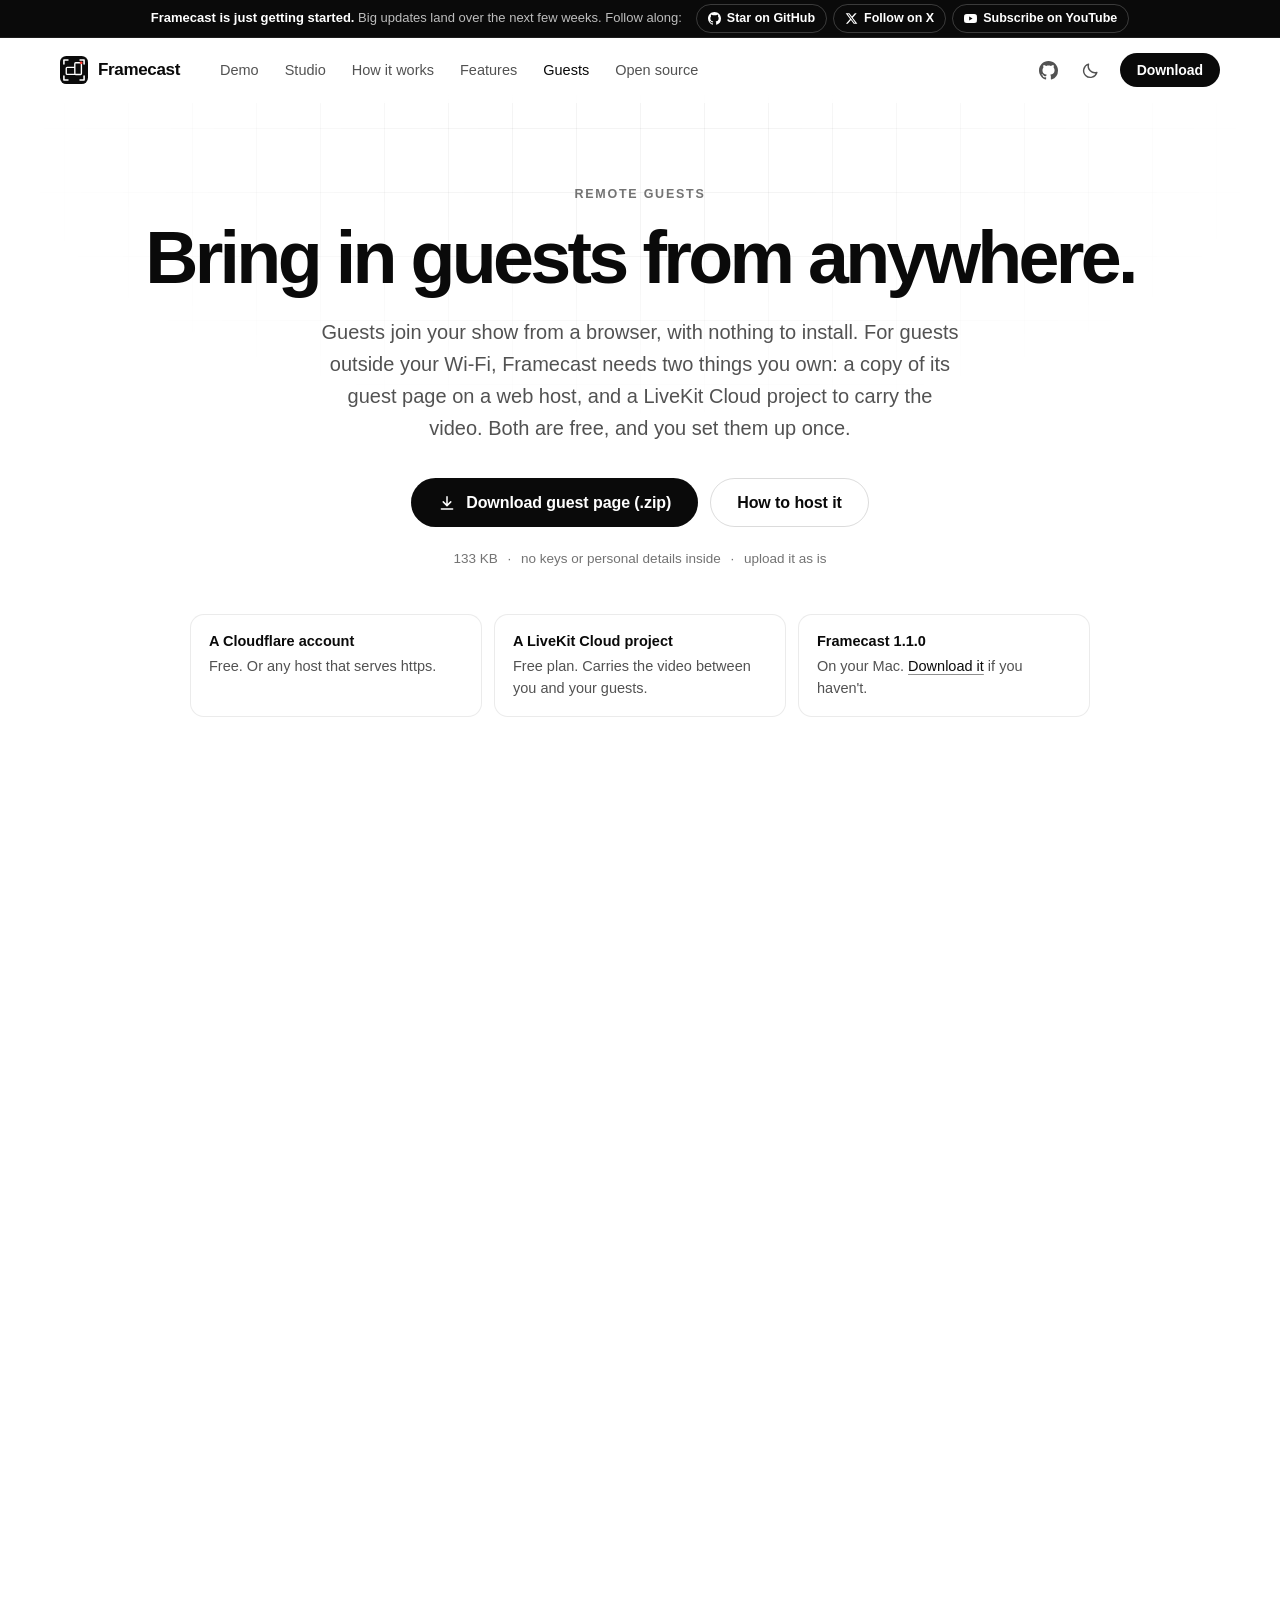
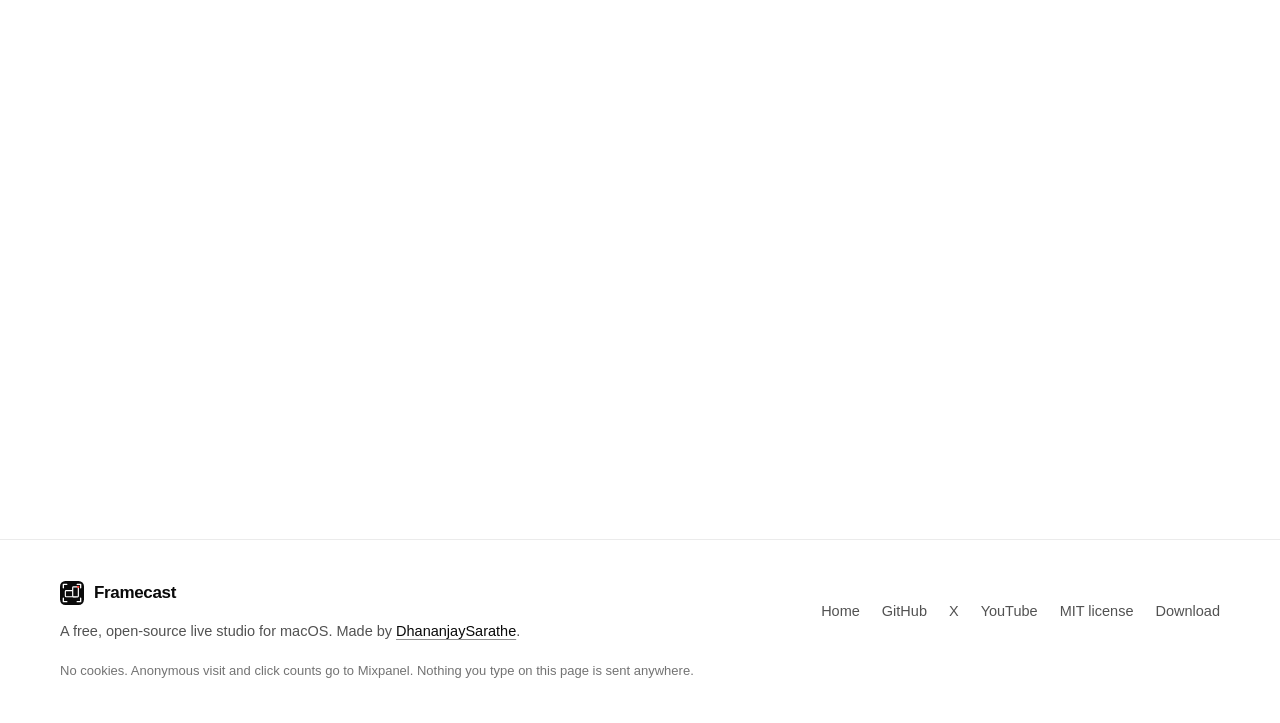
<file: guests.html>
<!doctype html>
<html lang="en">
<head>
  <meta charset="utf-8">
  <meta name="viewport" content="width=device-width, initial-scale=1">
  <meta http-equiv="Content-Security-Policy" content="default-src 'none'; img-src 'self'; style-src 'self'; script-src 'self'; connect-src https://api-js.mixpanel.com https://api-eu.mixpanel.com https://api-in.mixpanel.com; base-uri 'none'; form-action 'none'">
  <title>Remote guests: host the Framecast guest page</title>
  <meta name="description" content="Let guests join your Framecast show from anywhere: download the guest page, put it on Cloudflare Pages for free, connect your LiveKit Cloud project and send invite links.">
  <meta name="color-scheme" content="light">
  <meta name="theme-color" content="#ffffff">
  <link rel="icon" href="assets/img/logo.svg" type="image/svg+xml">
  <link rel="icon" href="assets/img/favicon-64.png" type="image/png" sizes="64x64">
  <link rel="apple-touch-icon" href="assets/img/apple-touch-icon.png">
  <link rel="stylesheet" href="assets/css/site.css">
  <script src="assets/js/theme.js"></script>
  <script src="assets/js/analytics.js" defer></script>
  <script src="assets/js/site.js" defer></script>
  <script src="assets/js/guests.js" defer></script>
</head>
<body>
  <a class="skip" href="#main">Skip to content</a>

  <svg class="sprite" aria-hidden="true" focusable="false" width="0" height="0">
    <symbol id="i-arrow" viewBox="0 0 24 24" fill="none" stroke="currentColor" stroke-width="2" stroke-linecap="round" stroke-linejoin="round"><path d="M4 12h15M13 6l6 6-6 6"/></symbol>
    <symbol id="i-download" viewBox="0 0 24 24" fill="none" stroke="currentColor" stroke-width="2" stroke-linecap="round" stroke-linejoin="round"><path d="M12 3.5v11.5M7 10.5l5 5 5-5M4.5 20h15"/></symbol>
    <symbol id="i-copy" viewBox="0 0 24 24" fill="none" stroke="currentColor" stroke-width="1.8" stroke-linejoin="round"><rect x="8.5" y="8.5" width="12" height="12" rx="2"/><path d="M15.5 8.5V5A1.5 1.5 0 0 0 14 3.5H5A1.5 1.5 0 0 0 3.5 5v9A1.5 1.5 0 0 0 5 15.5h3.5"/></symbol>
    <symbol id="i-sun" viewBox="0 0 24 24" fill="none" stroke="currentColor" stroke-width="1.8" stroke-linecap="round"><circle cx="12" cy="12" r="4"/><path d="M12 2.5v2M12 19.5v2M2.5 12h2M19.5 12h2M5.3 5.3l1.4 1.4M17.3 17.3l1.4 1.4M5.3 18.7l1.4-1.4M17.3 6.7l1.4-1.4"/></symbol>
    <symbol id="i-moon" viewBox="0 0 24 24" fill="none" stroke="currentColor" stroke-width="1.8" stroke-linejoin="round"><path d="M20 14.5A8.5 8.5 0 0 1 9.5 4a8.5 8.5 0 1 0 10.5 10.5z"/></symbol>
    <symbol id="i-github" viewBox="0 0 16 16" fill="currentColor"><path d="M8 0C3.58 0 0 3.58 0 8c0 3.54 2.29 6.53 5.47 7.59.4.07.55-.17.55-.38 0-.19-.01-.82-.01-1.49-2.01.37-2.53-.49-2.69-.94-.09-.23-.48-.94-.82-1.13-.28-.15-.68-.52-.01-.53.63-.01 1.08.58 1.23.82.72 1.21 1.87.87 2.33.66.07-.52.28-.87.51-1.07-1.78-.2-3.64-.89-3.64-3.95 0-.87.31-1.59.82-2.15-.08-.2-.36-1.02.08-2.12 0 0 .67-.21 2.2.82.64-.18 1.32-.27 2-.27.68 0 1.36.09 2 .27 1.53-1.04 2.2-.82 2.2-.82.44 1.1.16 1.92.08 2.12.51.56.82 1.27.82 2.15 0 3.07-1.87 3.75-3.65 3.95.29.25.54.73.54 1.48 0 1.07-.01 1.93-.01 2.2 0 .21.15.46.55.38A8.01 8.01 0 0 0 16 8c0-4.42-3.58-8-8-8z"/></symbol>
    <symbol id="i-x" viewBox="0 0 24 24" fill="currentColor"><path d="M18.244 2.25h3.308l-7.227 8.26 8.502 11.24H16.17l-5.214-6.817L4.99 21.75H1.68l7.73-8.835L1.254 2.25H8.08l4.713 6.231zm-1.161 17.52h1.833L7.084 4.126H5.117z"/></symbol>
    <symbol id="i-youtube" viewBox="0 0 24 24" fill="currentColor"><path d="M23.5 6.19a3.02 3.02 0 0 0-2.12-2.14C19.5 3.55 12 3.55 12 3.55s-7.5 0-9.38.5A3.02 3.02 0 0 0 .5 6.19C0 8.07 0 12 0 12s0 3.93.5 5.81a3.02 3.02 0 0 0 2.12 2.14c1.88.5 9.38.5 9.38.5s7.5 0 9.38-.5a3.02 3.02 0 0 0 2.12-2.14C24 15.93 24 12 24 12s0-3.93-.5-5.81zM9.55 15.57V8.43L15.82 12l-6.27 3.57z"/></symbol>
  </svg>

  <header class="nav" data-nav>
    <div class="announce">
      <div class="wrap announce-in">
        <p class="announce-text"><span class="announce-long"><b>Framecast is just getting started.</b> Big updates land over the next few weeks. Follow along:</span><span class="announce-short"><b>Big updates coming.</b> Follow along:</span></p>
        <div class="announce-links">
          <a href="https://github.com/DhananjaySarathe/framecast-studio" data-track="Social Click" data-track-network="github" data-track-where="top bar" aria-label="Star Framecast on GitHub"><svg aria-hidden="true"><use href="#i-github"/></svg><span>Star on GitHub</span></a>
          <a href="https://x.com/dhananjay11211" data-track="Social Click" data-track-network="x" data-track-where="top bar" aria-label="Follow on X"><svg aria-hidden="true"><use href="#i-x"/></svg><span>Follow on X</span></a>
          <a href="https://www.youtube.com/@ChilledBeer?sub_confirmation=1" data-track="Social Click" data-track-network="youtube" data-track-where="top bar" aria-label="Subscribe on YouTube"><svg aria-hidden="true"><use href="#i-youtube"/></svg><span>Subscribe on YouTube</span></a>
        </div>
      </div>
    </div>
    <div class="wrap nav-in">
      <a class="brand" href="index.html" aria-label="Framecast home">
        <svg class="mark" viewBox="100 100 824 824" width="28" height="28" aria-hidden="true" focusable="false"><rect class="mark-body" x="100" y="100" width="824" height="824" rx="185"/><path class="mark-line" d="M215 334V215h119M690 215h119v119M215 690v119h119M690 809h119V690" stroke-width="46"/><rect class="mark-line" x="284" y="433" width="368" height="207" rx="26" stroke-width="40"/><rect class="mark-line mark-front" x="536" y="299" width="194" height="344" rx="26" stroke-width="40"/><circle class="mark-dot" cx="723" cy="301" r="42"/></svg>
        <span>Framecast</span>
      </a>
      <nav class="nav-links" aria-label="Sections">
        <a href="index.html#demo" data-track="Nav Click">Demo</a>
        <a href="index.html#studio" data-track="Nav Click">Studio</a>
        <a href="index.html#how" data-track="Nav Click">How it works</a>
        <a href="index.html#features" data-track="Nav Click">Features</a>
        <a href="guests.html" aria-current="page">Guests</a>
        <a href="index.html#open-source" data-track="Nav Click">Open source</a>
      </nav>
      <div class="nav-actions">
        <a class="icon-btn" href="https://github.com/DhananjaySarathe/framecast-studio" aria-label="Framecast on GitHub" data-track="GitHub Click" data-track-where="nav">
          <svg aria-hidden="true"><use href="#i-github"/></svg>
        </a>
        <button class="icon-btn" type="button" data-theme-toggle data-track="Theme Toggle" aria-label="Switch to dark mode">
          <svg class="if-light" aria-hidden="true"><use href="#i-moon"/></svg>
          <svg class="if-dark" aria-hidden="true"><use href="#i-sun"/></svg>
        </button>
        <a class="btn btn-primary btn-sm" href="index.html#download" data-track="Nav Click">Download</a>
      </div>
    </div>
  </header>

  <main id="main">
    <section class="page-hero">
      <div class="hero-bg" aria-hidden="true"></div>
      <div class="wrap hero-in">
        <p class="eyebrow">Remote guests</p>
        <h1 class="page-title">Bring in guests from anywhere.</h1>
        <p class="lead">
          Guests join your show from a browser, with nothing to install. For guests outside your Wi-Fi, Framecast
          needs two things you own: a copy of its guest page on a web host, and a LiveKit Cloud project to carry the
          video. Both are free, and you set them up once.
        </p>
        <div class="cta-row">
          <a class="btn btn-primary btn-lg" href="downloads/framecast-guest-page.zip" download data-track="Guest Page Download" data-track-where="top">
            <svg aria-hidden="true"><use href="#i-download"/></svg>Download guest page (.zip)
          </a>
          <a class="btn btn-ghost btn-lg" href="#host" data-track="Nav Click">How to host it</a>
        </div>
        <p class="meta">133 KB <span aria-hidden="true">·</span> no keys or personal details inside <span aria-hidden="true">·</span> upload it as is</p>
        <ul class="needs">
          <li><b>A Cloudflare account</b>Free. Or any host that serves https.</li>
          <li><b>A LiveKit Cloud project</b>Free plan. Carries the video between you and your guests.</li>
          <li><b>Framecast 1.1.0</b>On your Mac. <a href="index.html#download" data-track="Nav Click">Download it</a> if you haven't.</li>
        </ul>
      </div>
    </section>

    <section class="section guide-section" aria-label="Set-up steps">
      <div class="wrap">
        <ol class="guide">
          <li class="guide-step reveal" id="download-page">
            <span class="guide-n" aria-hidden="true">1</span>
            <div>
              <h2>Download the guest page</h2>
              <p>This is the page your guests open from the invite link. It holds no keys: each invite link carries its own short-lived pass after the <code>#</code>, and browsers never send that part to the web host.</p>
              <div class="file-card">
                <a class="btn btn-primary" href="downloads/framecast-guest-page.zip" download data-track="Guest Page Download" data-track-where="step 1">
                  <svg aria-hidden="true"><use href="#i-download"/></svg>Download guest page
                </a>
                <p class="file-meta"><b>framecast-guest-page.zip</b> · 133 KB · for Framecast 1.1.0</p>
              </div>
              <ul class="files" aria-label="What's in the zip">
                <li>index.html <span>the guest page</span></li>
                <li>camera.html <span>the page for phones that join as camera angles</span></li>
                <li>framecast-join.js <span>shared joining code for both pages</span></li>
                <li>livekit-client.umd.js <span>LiveKit's open-source client (Apache-2.0)</span></li>
                <li>LICENSE-livekit-client.txt <span>its license</span></li>
                <li>_headers <span>privacy and permission headers for Cloudflare and Netlify</span></li>
              </ul>
            </div>
          </li>

          <li class="guide-step reveal" id="host">
            <span class="guide-n" aria-hidden="true">2</span>
            <div>
              <h2>Put it online with Cloudflare Pages</h2>
              <ol class="substeps">
                <li>Sign in to the <a href="https://dash.cloudflare.com/" data-track="Cloudflare Click">Cloudflare dashboard</a>, or create a free account.</li>
                <li>Go to <b>Workers &amp; Pages</b> and choose <b>Create application › Get started › Drag and drop your files</b>.</li>
                <li>Give the project a name, for example <code>yourname-guests</code>. It becomes part of the address.</li>
                <li>Drag <b>framecast-guest-page.zip</b> onto the upload area (the unzipped folder works too), then click <b>Deploy site</b>.</li>
                <li>Copy the address Cloudflare gives you, like <code>https://yourname-guests.pages.dev/</code>. You'll need it in step 4.</li>
              </ol>
              <p class="step-note">Cloudflare sometimes renames these menus. If yours look different, look for the option to upload files directly to Pages. Any other host works too, as long as it serves the files over https: Netlify, GitHub Pages or your own server.</p>
            </div>
          </li>

          <li class="guide-step reveal" id="livekit">
            <span class="guide-n" aria-hidden="true">3</span>
            <div>
              <h2>Create a LiveKit Cloud project</h2>
              <p>LiveKit is the open-source video system Framecast uses for guests, and LiveKit Cloud runs it for you. With your own project, the video goes through your account and nobody else's.</p>
              <ol class="substeps">
                <li>Sign up at <a href="https://cloud.livekit.io/" data-track="LiveKit Click">cloud.livekit.io</a> (free plan) and create a project.</li>
                <li>In the project's settings, create an API key.</li>
                <li>Copy three things: the project URL (<code>wss://…livekit.cloud</code>), the API key (starts with <code>API</code>) and the API secret. The secret is shown only once, so keep this tab open until step 4 is done.</li>
              </ol>
            </div>
          </li>

          <li class="guide-step reveal" id="settings">
            <span class="guide-n" aria-hidden="true">4</span>
            <div>
              <h2>Make your Framecast settings file</h2>
              <p>Paste the four values below and download the file. What you type stays in this browser tab: it isn't sent anywhere and isn't saved.</p>
              <form class="env-form" data-env-form autocomplete="off" novalidate>
                <div class="env-grid">
                  <div class="field">
                    <label for="env-url">LiveKit project URL</label>
                    <input id="env-url" name="LIVEKIT_URL" type="text" inputmode="url" placeholder="wss://your-project.livekit.cloud" spellcheck="false" autocapitalize="off">
                    <p class="hint" data-hint-for="LIVEKIT_URL">From step 3. Starts with wss://</p>
                  </div>
                  <div class="field">
                    <label for="env-page">Guest page address</label>
                    <input id="env-page" name="GUEST_PAGE_URL" type="text" inputmode="url" placeholder="https://yourname-guests.pages.dev/" spellcheck="false" autocapitalize="off">
                    <p class="hint" data-hint-for="GUEST_PAGE_URL">From step 2. Starts with https://</p>
                  </div>
                  <div class="field">
                    <label for="env-key">API key</label>
                    <input id="env-key" name="LIVEKIT_API_KEY" type="text" placeholder="APIxxxxxxxxxxxx" spellcheck="false" autocapitalize="off">
                    <p class="hint" data-hint-for="LIVEKIT_API_KEY">Starts with API</p>
                  </div>
                  <div class="field">
                    <label for="env-secret">API secret</label>
                    <input id="env-secret" name="LIVEKIT_API_SECRET" type="password" placeholder="your-api-secret" spellcheck="false" autocapitalize="off">
                    <p class="hint" data-hint-for="LIVEKIT_API_SECRET">Shown once when you created the key</p>
                  </div>
                </div>
                <pre class="env-preview" data-env-preview aria-label="Preview of the settings file"></pre>
                <div class="env-actions">
                  <button class="btn btn-primary" type="button" data-env-download data-track="Env File Download" disabled>
                    <svg aria-hidden="true"><use href="#i-download"/></svg>Download framecast-guests.env
                  </button>
                  <button class="btn btn-ghost" type="button" data-env-copy data-track="Env File Copy" disabled>
                    <svg aria-hidden="true"><use href="#i-copy"/></svg><span data-env-copy-label>Copy text</span>
                  </button>
                </div>
              </form>
            </div>
          </li>

          <li class="guide-step reveal" id="connect">
            <span class="guide-n" aria-hidden="true">5</span>
            <div>
              <h2>Load it into Framecast and invite guests</h2>
              <ol class="substeps">
                <li>In Framecast, open the <b>Guests</b> tab. Under <b>Who can join</b>, pick <b>Anyone with a link (LiveKit Cloud)</b>.</li>
                <li>Click <b>Load .env file…</b> and choose <b>framecast-guests.env</b>. Framecast keeps the secret in your Mac's Keychain, so you can delete the file afterwards.</li>
                <li>Open the guest room, copy the invite link and send it to one guest. Each link lets one person in; a new one appears as soon as it's used.</li>
                <li>Your guest opens the link, types their name, checks their camera and mic and asks to join. Click <b>Let in</b>, then <b>Put on air</b>.</li>
              </ol>
              <p class="step-note">The first time the room opens, macOS may ask whether Framecast can use the secret in your Keychain. Choose <b>Always Allow</b>.</p>
            </div>
          </li>
        </ol>

        <div class="callout reveal">
          <b>Only need guests on this Mac or your Wi-Fi?</b> You can skip all of this. In the Guests tab pick
          <b>This Mac only</b> or <b>People on my Wi-Fi</b>. Those modes run LiveKit on your Mac, so they need it
          installed once with <code>brew install livekit</code>.
        </div>

        <div class="data reveal">
          <h3>Good to know</h3>
          <dl class="data-list">
            <div><dt>After updating Framecast</dt><dd>Download the guest page again and upload it in Cloudflare (your project › Create a new deployment), so it matches the app.</dd></div>
            <div><dt>A Cloudflare error, like 522</dt><dd>Open the project in Cloudflare, check the latest deployment finished, and check the address matches the one in your settings file.</dd></div>
            <div><dt>Who sees what</dt><dd>The video goes through your LiveKit project, so LiveKit sees your IP address and your guests'. Guests don't see yours. Your keys stay in your Mac's Keychain.</dd></div>
            <div><dt>Full details</dt><dd>The <a href="https://github.com/DhananjaySarathe/framecast-studio/blob/main/docs/GUESTS.md" data-track="GitHub Click" data-track-where="guests">guest set-up guide</a> on GitHub.</dd></div>
          </dl>
        </div>
      </div>
    </section>
  </main>

  <footer class="footer">
    <div class="wrap footer-in">
      <div class="footer-brand">
        <a class="brand" href="index.html"><svg class="mark" viewBox="100 100 824 824" width="24" height="24" aria-hidden="true" focusable="false"><rect class="mark-body" x="100" y="100" width="824" height="824" rx="185"/><path class="mark-line" d="M215 334V215h119M690 215h119v119M215 690v119h119M690 809h119V690" stroke-width="46"/><rect class="mark-line" x="284" y="433" width="368" height="207" rx="26" stroke-width="40"/><rect class="mark-line mark-front" x="536" y="299" width="194" height="344" rx="26" stroke-width="40"/><circle class="mark-dot" cx="723" cy="301" r="42"/></svg><span>Framecast</span></a>
        <p>A free, open-source live studio for macOS. Made by <a href="https://github.com/DhananjaySarathe">DhananjaySarathe</a>.</p>
      </div>
      <nav class="footer-links" aria-label="Footer">
        <a href="index.html" data-track="Nav Click">Home</a>
        <a href="https://github.com/DhananjaySarathe/framecast-studio" data-track="GitHub Click" data-track-where="footer">GitHub</a>
        <a href="https://x.com/dhananjay11211" data-track="Social Click" data-track-network="x" data-track-where="footer">X</a>
        <a href="https://www.youtube.com/@ChilledBeer?sub_confirmation=1" data-track="Social Click" data-track-network="youtube" data-track-where="footer">YouTube</a>
        <a href="https://github.com/DhananjaySarathe/framecast-studio/blob/main/LICENSE" data-track="License Click" data-track-where="footer">MIT license</a>
        <a href="index.html#download" data-track="Nav Click">Download</a>
      </nav>
      <p class="footer-note">No cookies. Anonymous visit and click counts go to Mixpanel. Nothing you type on this page is sent anywhere.</p>
    </div>
  </footer>
  <p class="sr-only" aria-live="polite" data-announce></p>
</body>
</html>
</file>
<file: assets/css/site.css>
/* Framecast site. Black and white, light by default (the toggle switches to dark);
   the only colour is the red live/recording dot.
   System fonts only; nothing is loaded from other servers. */

:root {
  color-scheme: light;
  --font: -apple-system, BlinkMacSystemFont, "SF Pro Text", "Segoe UI", Roboto, "Helvetica Neue", Arial, sans-serif;
  --mono: ui-monospace, "SF Mono", SFMono-Regular, Menlo, Consolas, monospace;
  --ease: cubic-bezier(.2, .8, .2, 1);
  --nav-h: 64px;
  --announce-h: 38px;
  --live: #ff3b30;

  --bg: #ffffff;
  --bg-2: #f5f5f5;
  --surface: #ffffff;
  --surface-2: #fafafa;
  --border: rgba(0, 0, 0, .08);
  --border-strong: rgba(0, 0, 0, .14);
  --text: #0a0a0a;
  --muted: #525252;
  --faint: #737373;
  --dim: #8f8f8f;
  --btn: #0a0a0a;
  --btn-hover: #2a2a2a;
  --btn-text: #ffffff;
  --grid: rgba(0, 0, 0, .045);
  --art-bg: #f5f5f5;
  --art-card: #ffffff;
  --art-soft: #e3e3e3;
  --shadow-sm: 0 1px 2px rgba(0, 0, 0, .04), 0 4px 14px -6px rgba(0, 0, 0, .08);
  --shadow-lg: 0 1px 2px rgba(0, 0, 0, .04), 0 30px 60px -28px rgba(0, 0, 0, .28);
  --studio-shadow: 0 50px 100px -40px rgba(0, 0, 0, .45), 0 0 0 1px rgba(0, 0, 0, .06);
}

:root[data-theme="dark"] {
  color-scheme: dark;
  --bg: #000000;
  --bg-2: #0a0a0a;
  --surface: #0a0a0a;
  --surface-2: #0e0e0e;
  --border: rgba(255, 255, 255, .08);
  --border-strong: rgba(255, 255, 255, .15);
  --text: #fafafa;
  --muted: #a3a3a3;
  --faint: #8a8a8a;
  --dim: #6e6e6e;
  --btn: #fafafa;
  --btn-hover: #d9d9d9;
  --btn-text: #0a0a0a;
  --grid: rgba(255, 255, 255, .045);
  --art-bg: #0a0a0a;
  --art-card: #151515;
  --art-soft: #2a2a2a;
  --shadow-sm: 0 1px 2px rgba(0, 0, 0, .5);
  --shadow-lg: 0 30px 70px -30px rgba(0, 0, 0, .9);
  --studio-shadow: 0 0 0 1px rgba(255, 255, 255, .1), 0 50px 120px -50px rgba(255, 255, 255, .12);
}

/* Theme toggle icons: the moon offers dark mode, the sun offers light mode. */
.if-dark { display: none; }
:root[data-theme="dark"] .if-light { display: none; }
:root[data-theme="dark"] .if-dark { display: block; }

/* Base */
*, *::before, *::after { box-sizing: border-box; }
html { scroll-padding-top: calc(var(--nav-h) + 12px); -webkit-text-size-adjust: 100%; }
@media (prefers-reduced-motion: no-preference) { html { scroll-behavior: smooth; } }
body {
  margin: 0;
  background: var(--bg);
  color: var(--text);
  font: 16px/1.55 var(--font);
  -webkit-font-smoothing: antialiased;
  -moz-osx-font-smoothing: grayscale;
  text-rendering: optimizeLegibility;
  overflow-x: hidden;
}
img, svg { max-width: 100%; }
a { color: var(--text); text-decoration-color: var(--dim); text-underline-offset: .2em; }
a:hover { text-decoration-color: currentColor; }
h1, h2, h3 { text-wrap: balance; }
p { text-wrap: pretty; }
:focus-visible { outline: 2px solid var(--text); outline-offset: 3px; border-radius: 6px; }
::selection { background: var(--text); color: var(--bg); }

.wrap { width: min(1160px, 100% - 32px); margin-inline: auto; }
.sprite { position: absolute; width: 0; height: 0; overflow: hidden; }
.sr-only {
  position: absolute; width: 1px; height: 1px; padding: 0; margin: -1px;
  overflow: hidden; clip: rect(0 0 0 0); white-space: nowrap; border: 0;
}
.skip {
  position: fixed; left: 12px; top: -60px; z-index: 100;
  padding: 10px 16px; border-radius: 10px;
  background: var(--text); color: var(--bg); font-weight: 600; text-decoration: none;
}
.skip:focus { top: 12px; }

/* Brand mark: the app icon's shapes in black and white */
.mark { display: block; flex: none; }
.mark-body { fill: var(--text); }
.mark-line { fill: none; stroke: var(--bg); stroke-linecap: round; stroke-linejoin: round; }
.mark-front { fill: var(--text); }
.mark-dot { fill: var(--live); }

/* Buttons */
.btn {
  display: inline-flex; align-items: center; justify-content: center; gap: 10px;
  padding: 11px 20px; border-radius: 999px; border: 1px solid transparent;
  font: 600 15.5px/1.2 var(--font); letter-spacing: -.005em; text-decoration: none; white-space: nowrap; cursor: pointer;
  transition: transform .15s var(--ease), background-color .2s, border-color .2s, color .2s;
}
.btn svg { width: 18px; height: 18px; flex: none; }
.btn-primary { background: var(--btn); color: var(--btn-text); }
.btn-primary:hover { background: var(--btn-hover); }
.btn-ghost { background: transparent; color: var(--text); border-color: var(--border-strong); }
.btn-ghost:hover { border-color: var(--text); }
.btn-sm { padding: 8px 16px; font-size: 14px; }
.btn-lg { padding: 14px 26px; font-size: 16px; }
.btn-xl { padding: 15px 30px 15px 26px; font-size: 1.04rem; }
.btn-stack { display: flex; flex-direction: column; align-items: flex-start; gap: 2px; text-align: left; }
.btn-stack small { font-size: 12.5px; font-weight: 500; opacity: .7; }

.icon-btn {
  width: 38px; height: 38px; display: grid; place-items: center;
  border-radius: 999px; border: 1px solid transparent; background: transparent;
  color: var(--muted); cursor: pointer; transition: background-color .2s, color .2s;
}
.icon-btn:hover { background: var(--bg-2); color: var(--text); }
.icon-btn svg { width: 19px; height: 19px; }

/* Nav */
.nav {
  position: fixed; inset: 0 0 auto 0; z-index: 50;
  background: color-mix(in srgb, var(--bg) 78%, transparent);
  -webkit-backdrop-filter: saturate(180%) blur(16px);
  backdrop-filter: saturate(180%) blur(16px);
  border-bottom: 1px solid transparent;
  transition: border-color .3s;
}
.nav[data-scrolled] { border-bottom-color: var(--border); }
.nav-in { height: var(--nav-h); display: flex; align-items: center; gap: 20px; }

/* Follow-along bar above the nav; it folds away once the page scrolls. */
.announce {
  height: var(--announce-h); overflow: hidden;
  background: #0a0a0a; color: #bdbdbd; border-bottom: 1px solid rgba(255, 255, 255, .08);
  font-size: 13px; transition: height .35s var(--ease), opacity .25s ease;
}
.nav[data-scrolled] .announce { height: 0; opacity: 0; border-bottom-width: 0; }
.announce-in { display: flex; align-items: center; justify-content: center; gap: 14px; height: 100%; white-space: nowrap; }
.announce-text { min-width: 0; margin: 0; overflow: hidden; text-overflow: ellipsis; }
.announce-text b { color: #ffffff; font-weight: 600; }
.announce-short { display: none; }
.announce-links { display: flex; flex: none; gap: 6px; }
.announce-links a {
  display: inline-flex; align-items: center; gap: 6px; padding: 4px 11px; border-radius: 999px;
  border: 1px solid rgba(255, 255, 255, .2); color: #ffffff; font-weight: 600; font-size: 12.5px; text-decoration: none;
  transition: background-color .2s, border-color .2s;
}
.announce-links a:hover { background: rgba(255, 255, 255, .1); border-color: rgba(255, 255, 255, .35); }
.announce-links a:focus-visible { outline-color: #ffffff; outline-offset: 1px; }
.announce-links svg { width: 13px; height: 13px; flex: none; }
@media (max-width: 1020px) {
  .announce-long { display: none; }
  .announce-short { display: inline; }
}
@media (max-width: 600px) {
  .announce-in { justify-content: space-between; gap: 10px; }
  .announce-links a { padding: 5px 9px; }
  .announce-links a span { display: none; }
  .announce-links svg { width: 14px; height: 14px; }
}
.brand {
  display: inline-flex; align-items: center; gap: 10px;
  color: var(--text); text-decoration: none; font-weight: 700; font-size: 17px; letter-spacing: -.02em;
}
.nav-links { display: flex; gap: 2px; margin-left: 8px; }
.nav-links a {
  padding: 8px 12px; border-radius: 999px; color: var(--muted);
  font-size: 14.5px; font-weight: 500; text-decoration: none; transition: color .2s;
}
.nav-links a:hover { color: var(--text); }
.nav-actions { margin-left: auto; display: flex; align-items: center; gap: 4px; }
.nav-actions .btn { margin-left: 6px; }
@media (max-width: 820px) { .nav-links { display: none; } }

/* Hero */
.hero {
  position: relative; overflow: hidden; text-align: center;
  padding: calc(var(--nav-h) + var(--announce-h) + clamp(36px, 6vw, 80px)) 0 clamp(72px, 9vw, 128px);
}
.hero-bg { position: absolute; inset: 0; pointer-events: none; }
.hero-bg::after {
  content: ""; position: absolute; inset: 0;
  background-image: linear-gradient(var(--grid) 1px, transparent 1px), linear-gradient(90deg, var(--grid) 1px, transparent 1px);
  background-size: 64px 64px;
  -webkit-mask-image: radial-gradient(ellipse 65% 45% at 50% 22%, #000 20%, transparent 75%);
  mask-image: radial-gradient(ellipse 65% 45% at 50% 22%, #000 20%, transparent 75%);
}
.hero-in { position: relative; }
.eyebrow-pill {
  display: inline-flex; align-items: center; gap: 9px;
  margin: 0 0 28px; padding: 6px 14px 6px 12px; border-radius: 999px;
  background: var(--surface); border: 1px solid var(--border-strong);
  color: var(--muted); font-size: 13.5px; font-weight: 500;
}
.dot {
  width: 7px; height: 7px; border-radius: 50%; background: var(--live);
  animation: blink 1.6s steps(1) infinite;
}
h1 {
  margin: 0 0 26px;
  font-size: clamp(2.75rem, 1.1rem + 6.2vw, 5.75rem); line-height: .98;
  letter-spacing: -.05em; font-weight: 700;
}
h1 em { font-style: normal; color: var(--dim); }
.lead {
  max-width: 640px; margin: 0 auto 34px;
  color: var(--muted); font-size: clamp(1.06rem, .98rem + .4vw, 1.25rem); line-height: 1.6;
}
.cta-row { display: flex; flex-wrap: wrap; gap: 12px; justify-content: center; }
.cta-left { justify-content: flex-start; }
.meta { margin: 22px 0 0; color: var(--faint); font-size: 13.5px; }
.meta span { margin: 0 6px; }

/* Hero studio: always dark, like the app. */
.studio {
  position: relative; max-width: 1040px; margin: clamp(44px, 6vw, 68px) auto 0;
  border-radius: 20px; overflow: hidden; text-align: left;
  background: #0a0a0a; color: #fafafa;
  box-shadow: var(--studio-shadow);
}
.studio-bar {
  display: flex; align-items: center; gap: 14px; height: 46px; padding: 0 56px 0 16px;
  background: #111111; border-bottom: 1px solid rgba(255, 255, 255, .06);
}
.lights { display: inline-flex; gap: 7px; }
.lights i { width: 11px; height: 11px; border-radius: 50%; background: #333333; }
.seg {
  display: flex; margin-inline: auto; padding: 3px; border-radius: 9px;
  background: #1a1a1a; color: #8f8f8f; font-size: 12px; font-weight: 600;
}
.seg span { padding: 4px 11px; border-radius: 7px; }
.seg .is-on { background: #2e2e2e; color: #ffffff; }
.rec { display: inline-flex; align-items: center; gap: 7px; color: #d4d4d4; font-size: 12px; font-weight: 600; }
.rec i { width: 7px; height: 7px; border-radius: 50%; background: var(--live); animation: blink 1.4s steps(1) infinite; }
.stage-toggle {
  position: absolute; top: 8px; right: 10px; z-index: 5;
  width: 30px; height: 30px; display: grid; place-items: center; padding: 0;
  border-radius: 999px; border: 1px solid rgba(255, 255, 255, .12);
  background: #1a1a1a; color: #e5e5e5; cursor: pointer;
}
.stage-toggle:hover { background: #262626; }
.stage-toggle:focus-visible { outline-color: #ffffff; }
.stage-toggle svg { width: 13px; height: 13px; }
.stage-toggle .if-paused { display: none; }
.stage-toggle[aria-pressed="true"] .if-paused { display: block; }
.stage-toggle[aria-pressed="true"] .if-running { display: none; }

.stage {
  display: grid; grid-template-columns: minmax(0, 256fr) minmax(0, 81fr); /* same height: (16/9) / (9/16) = 256/81 */
  gap: clamp(10px, 2.2vw, 24px); padding: clamp(12px, 3vw, 28px);
}
.cv { margin: 0; min-width: 0; }
.cv-inner {
  position: relative; aspect-ratio: 16 / 9; overflow: hidden; isolation: isolate;
  container-type: size;
  border-radius: clamp(6px, 1vw, 12px);
  background: radial-gradient(120% 85% at 50% 0%, #262626 0%, transparent 62%), #0e0e0e;
  box-shadow: 0 0 0 1px rgba(255, 255, 255, .09);
}
.cv-v .cv-inner { aspect-ratio: 9 / 16; }
.cv figcaption {
  display: flex; align-items: baseline; gap: 8px; margin-top: 10px;
  color: #8f8f8f; font-size: 12.5px; white-space: nowrap; overflow: hidden;
}
.cv figcaption b { color: #ffffff; font-weight: 600; }

/* Layers inside a canvas. Positions come from site.js; these defaults are the screen look. */
.ly {
  position: absolute; left: 5%; top: 7.78%; width: 90%; height: 84.44%;
  overflow: hidden; border-radius: 1.25cqw; background: #151515;
  box-shadow: 0 0 0 1px rgba(255, 255, 255, .08), 0 1.5cqh 4cqh rgba(0, 0, 0, .45);
  opacity: 0; transform: scale(.94);
  transition:
    left .8s var(--ease), top .8s var(--ease), width .8s var(--ease), height .8s var(--ease),
    border-radius .8s var(--ease), opacity .5s ease, transform .8s var(--ease);
}
.ly.on { opacity: 1; transform: none; }
.ly svg { display: block; width: 100%; height: 100%; }
.ly-cam {
  z-index: 2; left: 80.63%; top: 65.56%; width: 15.63%; height: 27.78%; border-radius: 50%;
  box-shadow: 0 0 0 1px rgba(255, 255, 255, .2), 0 1.5cqh 4cqh rgba(0, 0, 0, .5);
}
.ly-cam svg { transform-origin: 50% 42%; transition: transform .8s var(--ease); }
.ly-cam.tight svg { transform: scale(1.4); }
.stage.is-instant .ly, .stage.is-instant .lt, .stage.is-instant .ly-cam svg { transition: none; }

.code-hl { animation: code-hl 7s var(--ease) infinite; }
.caret { animation: blink 1s steps(1) infinite; }

.g-title { fill: #fafafa; font: 650 50px var(--font); letter-spacing: -.02em; }
.g-sub { fill: #8f8f8f; font: 500 28px var(--font); }
.ly-bars .g-title { font-size: 40px; }
.ly-bars .g-sub { font-size: 24px; }
.g-axis text { fill: #8f8f8f; font: 600 24px var(--font); text-anchor: middle; }

.route, .route-glow { fill: none; stroke-linecap: round; stroke-dasharray: 1; stroke-dashoffset: 1; }
.route { stroke: url(#g-route); stroke-width: 8; }
.route-glow { stroke: #ffffff; stroke-width: 28; stroke-opacity: .06; }
.ly-roadmap.on .route, .ly-roadmap.on .route-glow { animation: draw 1.7s .2s var(--ease) forwards; }
.stop circle { fill: #151515; stroke: #d4d4d4; stroke-width: 7; }
.stop.is-last circle { fill: #ffffff; stroke: #ffffff; }
.stop text { fill: #d4d4d4; font: 600 30px var(--font); text-anchor: middle; }
.stop { opacity: 0; transform-box: fill-box; transform-origin: center; }
.ly-roadmap.on .stop { animation: pop .5s var(--ease) forwards; }
.ly-roadmap.on .stop:nth-child(1) { animation-delay: .25s; }
.ly-roadmap.on .stop:nth-child(2) { animation-delay: .65s; }
.ly-roadmap.on .stop:nth-child(3) { animation-delay: 1.05s; }
.ly-roadmap.on .stop:nth-child(4) { animation-delay: 1.45s; }

.bars rect { transform-box: fill-box; transform-origin: 50% 100%; transform: scaleY(0); }
.ly-bars.on .bars rect { animation: grow .9s var(--ease) forwards; }
.ly-bars.on .bars rect:nth-child(2) { animation-delay: .12s; }
.ly-bars.on .bars rect:nth-child(3) { animation-delay: .24s; }
.ly-bars.on .bars rect:nth-child(4) { animation-delay: .36s; }

.person { transform-origin: 200px 320px; animation: bob 5s ease-in-out infinite; }
.eyes { transform-box: fill-box; transform-origin: center; animation: eyes 4.6s infinite; }
.mouth { transform-box: fill-box; transform-origin: center; animation: talk .28s ease-in-out infinite alternate; }

.lt {
  position: absolute; z-index: 3; left: 5%; bottom: 9%;
  display: flex; flex-direction: column; gap: .25em;
  padding: min(1.6cqh, 2.6cqw) min(2.6cqh, 3.6cqw);
  border-radius: min(.8cqh, 1.2cqw);
  background: #fafafa; color: #0a0a0a; line-height: 1.1;
  opacity: 0; transform: translateX(-6%); clip-path: inset(0 100% 0 0);
  transition: clip-path .6s var(--ease), opacity .3s ease, transform .6s var(--ease);
}
.lt.on { opacity: 1; transform: none; clip-path: inset(0 0 0 0); }
.lt b { font-size: min(5.2cqh, 7cqw); font-weight: 700; letter-spacing: -.02em; }
.lt span { font-size: min(3.2cqh, 4.6cqw); font-weight: 500; color: #525252; }
.cv-v .lt { left: 7%; bottom: 13%; }

.hud {
  position: absolute; z-index: 4; top: min(4cqh, 5cqw); left: min(3.6cqh, 5cqw);
  display: flex; gap: min(1.2cqh, 2cqw);
  font: 650 min(3cqh, 5cqw)/1 var(--font);
}
.live, .tc { padding: .34em .6em; border-radius: .4em; background: rgba(0, 0, 0, .6); color: #ffffff; }
.live { display: flex; align-items: center; gap: .45em; letter-spacing: .08em; text-transform: uppercase; }
.live::before { content: ""; width: .5em; height: .5em; border-radius: 50%; background: var(--live); animation: blink 1.4s steps(1) infinite; }
.tc { font-family: var(--mono); font-weight: 600; font-variant-numeric: tabular-nums; }

/* Director feed under the canvases */
.feed {
  position: relative; display: grid; grid-template-columns: 1.15fr 1fr .85fr;
  background: #0d0d0d; border-top: 1px solid rgba(255, 255, 255, .07);
}
.feed-progress { position: absolute; left: 0; right: 0; top: -1px; height: 1px; overflow: hidden; }
.feed-progress i { display: block; height: 100%; transform: scaleX(0); transform-origin: left; background: #ffffff; }
.feed-progress i.run { animation: progress 4.2s linear forwards; }
.feed-col { min-width: 0; padding: 18px 22px 20px; }
.feed-col + .feed-col { border-left: 1px solid rgba(255, 255, 255, .06); }
.feed-label {
  display: flex; align-items: center; gap: 8px; margin: 0 0 10px;
  color: #8f8f8f; font-size: 11px; font-weight: 600; letter-spacing: .1em; text-transform: uppercase;
}
.feed-label svg { width: 14px; height: 14px; color: #fafafa; }
.lvl { display: inline-flex; align-items: flex-end; gap: 2px; height: 12px; margin-left: auto; }
.lvl i { width: 2px; height: 100%; border-radius: 2px; background: #fafafa; transform-origin: bottom; animation: lvl .7s ease-in-out infinite alternate; }
.lvl i:nth-child(2) { animation-delay: -.3s; }
.lvl i:nth-child(3) { animation-delay: -.5s; }
.lvl i:nth-child(4) { animation-delay: -.15s; }
.lvl i:nth-child(5) { animation-delay: -.42s; }
.feed-quote { min-height: 2.8em; margin: 0; color: #fafafa; font-size: 16.5px; line-height: 1.4; }
.feed-quote .w { display: inline-block; opacity: 0; animation: word .35s var(--ease) forwards; }
.feed-quote.is-action { font-weight: 600; }
.mode {
  margin-left: auto; padding: 2px 9px; border-radius: 999px;
  border: 1px solid rgba(255, 255, 255, .18); color: #e5e5e5;
  font-size: 11px; letter-spacing: .02em; text-transform: none;
}
.feed-did { display: flex; align-items: center; gap: 8px; min-height: 1.5em; margin: 0; color: #ffffff; font-size: 16px; font-weight: 600; }
.feed-did svg { width: 16px; height: 16px; flex: none; color: #8f8f8f; }
.feed-did.flash { animation: flash .6s var(--ease); }
.feed-undo { display: flex; flex-wrap: wrap; align-items: center; gap: 4px; margin: 12px 0 0; color: #8f8f8f; font-size: 12.5px; }
.feed-undo span { margin-left: 6px; }
kbd {
  display: inline-grid; place-items: center; min-width: 22px; height: 22px; padding: 0 5px;
  border-radius: 6px; border: 1px solid rgba(255, 255, 255, .14); border-bottom-width: 2px;
  background: #1a1a1a; color: #e5e5e5; font: 600 12px var(--font);
  transition: background-color .2s, border-color .2s, color .2s, transform .2s;
}
.feed-undo.press kbd { background: #fafafa; border-color: #ffffff; color: #0a0a0a; transform: translateY(1px); }
.only { margin-left: auto; color: #8f8f8f; font-weight: 500; letter-spacing: 0; text-transform: none; }
.topics { display: grid; gap: 8px; margin: 0; padding: 0; list-style: none; color: #6e6e6e; font-size: 14px; }
.topics li { display: flex; align-items: center; gap: 10px; transition: color .3s; }
.topics li::before {
  content: ""; flex: none; width: 13px; height: 13px; border-radius: 50%;
  border: 1.5px solid #3d3d3d; transition: background-color .3s, border-color .3s, box-shadow .3s;
}
.topics li.done { color: #bdbdbd; }
.topics li.done::before { background: #fafafa; border-color: #fafafa; box-shadow: inset 0 0 0 2.5px #0d0d0d; }
.topics li.now { color: #ffffff; font-weight: 600; }
.topics li.now::before { border-color: #fafafa; box-shadow: 0 0 0 4px rgba(255, 255, 255, .12); }
.topics li.now::after { content: "now"; margin-left: auto; color: #8f8f8f; font-size: 11.5px; font-weight: 600; }

.studio[data-paused] *, .studio[data-paused] *::before, .studio[data-paused] *::after { animation-play-state: paused !important; }

@media (max-width: 860px) {
  .feed { grid-template-columns: 1fr 1fr; }
  .feed-pv { display: none; }
}
@media (max-width: 560px) {
  .studio { border-radius: 16px; margin-inline: -4px; }
  .studio-bar { gap: 10px; padding-left: 12px; }
  .seg { display: none; }
  .rec { margin-left: auto; }
  .cv figcaption span { display: none; }
  .feed { grid-template-columns: 1fr; }
  .feed-col { padding: 14px 16px 16px; }
  .feed-col + .feed-col { border-left: 0; border-top: 1px solid rgba(255, 255, 255, .06); }
  .feed-quote { font-size: 15.5px; min-height: 2.6em; }
}

/* Sections */
.section { padding-block: clamp(88px, 12vw, 160px); }
.section-alt { background: var(--bg-2); border-block: 1px solid var(--border); }
.section-head { max-width: 760px; margin: 0 auto clamp(44px, 6vw, 68px); text-align: center; }
.eyebrow { margin: 0 0 16px; color: var(--faint); font-size: 12.5px; font-weight: 600; letter-spacing: .14em; text-transform: uppercase; }
h2 { margin: 0 0 18px; font-size: clamp(2rem, 1.15rem + 3.2vw, 3.4rem); line-height: 1.04; letter-spacing: -.04em; font-weight: 700; }
.section-lead { margin: 0; color: var(--muted); font-size: clamp(1.02rem, .95rem + .35vw, 1.18rem); line-height: 1.6; }
.fine { margin: 24px 0 0; color: var(--faint); font-size: 14px; text-align: center; }

/* Demo video */
.video {
  position: relative; aspect-ratio: 16 / 9; max-width: 1040px; margin-inline: auto;
  overflow: hidden; border-radius: 18px; background: #000; box-shadow: var(--studio-shadow);
}
.video iframe { display: block; width: 100%; height: 100%; border: 0; }
.video-poster { position: absolute; inset: 0; display: block; color: #fff; text-decoration: none; }
.video-poster img {
  display: block; width: 100%; height: 100%; object-fit: cover; object-position: top;
  transform: scale(1.01); transition: transform .8s var(--ease), filter .8s var(--ease);
  filter: brightness(.55);
}
.video-poster::after {
  content: ""; position: absolute; inset: 0;
  background: linear-gradient(180deg, transparent 45%, rgba(0, 0, 0, .7));
}
.video-poster:hover img { transform: scale(1.03); filter: brightness(.45); }
.video-play {
  position: absolute; z-index: 1; left: 50%; top: 50%;
  display: grid; place-items: center; width: clamp(64px, 9vw, 92px); aspect-ratio: 1;
  border-radius: 50%; background: #fff; color: #0a0a0a;
  transform: translate(-50%, -50%); transition: transform .3s var(--ease);
  box-shadow: 0 20px 50px -10px rgba(0, 0, 0, .6);
}
.video-play svg { width: 36%; height: 36%; margin-left: 6%; }
.video-poster:hover .video-play { transform: translate(-50%, -50%) scale(1.06); }
.video-poster:focus-visible { outline-offset: -4px; outline-color: #fff; border-radius: 18px; }
.video-caption {
  position: absolute; z-index: 1; left: clamp(16px, 3vw, 32px); right: 16px; bottom: clamp(14px, 2.6vw, 28px);
  font-size: clamp(14px, 1.6vw, 18px); font-weight: 600; letter-spacing: -.01em;
}
@media (max-width: 720px) { .video { border-radius: 12px; } }
.demo-more {
  display: flex; flex-direction: column; align-items: center; gap: 14px;
  max-width: 640px; margin: clamp(36px, 5vw, 52px) auto 0; text-align: center;
}
.demo-more p { margin: 0; color: var(--muted); line-height: 1.6; }
.demo-more b { color: var(--text); font-weight: 600; }
.demo-more .btn svg { width: 17px; height: 17px; }
.demo-version { display: inline-flex; flex-wrap: wrap; align-items: center; justify-content: center; gap: 8px; font-size: 14px; }
.v-pill {
  padding: 2px 8px; border-radius: 999px; background: var(--text); color: var(--bg);
  font: 600 11.5px/1.4 var(--mono);
}

/* Screenshot gallery */
.tabs { display: flex; flex-wrap: wrap; justify-content: center; gap: 6px; margin: 0 0 24px; }
.tabs [role="tab"] {
  padding: 9px 16px; border-radius: 999px; border: 1px solid var(--border-strong);
  background: transparent; color: var(--muted);
  font: 500 14.5px/1.2 var(--font); white-space: nowrap; cursor: pointer;
  transition: background-color .2s, color .2s, border-color .2s;
}
.tabs [role="tab"]:hover { color: var(--text); border-color: var(--text); }
.tabs [role="tab"][aria-selected="true"] { background: var(--text); color: var(--bg); border-color: var(--text); }
.window {
  border-radius: 16px; overflow: hidden; background: #0a0a0a;
  box-shadow: var(--studio-shadow);
}
.shot { margin: 0; }
.shot img { display: block; width: 100%; height: auto; }
.shot figcaption {
  padding: 14px 18px; background: #0d0d0d; border-top: 1px solid rgba(255, 255, 255, .06);
  color: #a3a3a3; font-size: 14px;
}
@media (max-width: 720px) {
  .tabs { flex-wrap: nowrap; justify-content: flex-start; overflow-x: auto; margin-inline: -16px; padding: 2px 16px 6px; scrollbar-width: none; }
  .tabs::-webkit-scrollbar { display: none; }
  .window { border-radius: 12px; }
}

/* How it works */
.steps { display: grid; grid-template-columns: repeat(4, minmax(0, 1fr)); gap: 16px; margin: 0; padding: 0; list-style: none; }
.step { padding: 16px 18px 26px; border-radius: 20px; background: var(--surface); border: 1px solid var(--border); }
.step-art { aspect-ratio: 280 / 150; margin-bottom: 20px; border-radius: 14px; background: var(--art-bg); overflow: hidden; }
.step-art svg { display: block; width: 100%; height: 100%; }
.step-n { color: var(--faint); font: 600 12.5px var(--mono); }
.step h3 { margin: 6px 0 8px; font-size: 1.15rem; letter-spacing: -.02em; line-height: 1.25; font-weight: 650; }
.step p { margin: 0; color: var(--muted); font-size: .96rem; line-height: 1.6; }
.a-card { fill: var(--art-card); stroke: var(--border-strong); stroke-width: 1; }
.a-ink { fill: var(--text); }
.a-ink-stroke { color: var(--text); }
.a-soft { fill: var(--art-soft); }
.a-accent { fill: var(--text); }
.a-mint { fill: var(--dim); }
.a-mint-fill { fill: var(--text); }
.a-route { fill: none; stroke: var(--text); stroke-width: 3.5; stroke-linecap: round; }
.a-gauge { fill: none; stroke: var(--art-soft); stroke-width: 6; stroke-linecap: round; }
.a-needle { stroke: var(--text); stroke-width: 3.5; stroke-linecap: round; }
.a-arrow { fill: none; stroke: var(--faint); stroke-width: 3; stroke-linecap: round; stroke-linejoin: round; }
.a-keys rect { fill: var(--art-card); stroke: var(--border-strong); }
.a-keytext text { fill: var(--text); font: 600 13px var(--font); text-anchor: middle; }
.a-blink { animation: blink 1s steps(1) infinite; }
.a-wave rect { fill: var(--text); transform-box: fill-box; transform-origin: center; animation: wave 1s ease-in-out infinite alternate; }
.a-wave rect:nth-child(2n) { animation-delay: -.35s; fill: var(--dim); }
.a-wave rect:nth-child(3n) { animation-delay: -.6s; }

.notes { display: grid; grid-template-columns: repeat(3, minmax(0, 1fr)); gap: 16px; margin-top: 16px; }
.note { padding: 24px 24px 26px; border-radius: 20px; border: 1px solid var(--border); }
.note-icon { display: block; width: 22px; height: 22px; margin-bottom: 14px; color: var(--text); }
.note h3 { margin: 0 0 6px; font-size: 1.04rem; letter-spacing: -.015em; font-weight: 650; }
.note p { margin: 0; color: var(--muted); font-size: .95rem; line-height: 1.6; }

@media (max-width: 1020px) { .steps { grid-template-columns: repeat(2, minmax(0, 1fr)); } }
@media (max-width: 760px) { .notes { grid-template-columns: 1fr; } }
@media (max-width: 600px) { .steps { grid-template-columns: 1fr; } }

/* Features */
.bento { display: grid; grid-template-columns: repeat(3, minmax(0, 1fr)); gap: 16px; }
.tile {
  position: relative; overflow: hidden; padding: 28px 28px 30px; border-radius: 22px;
  background: var(--surface); border: 1px solid var(--border);
  transition: border-color .3s;
}
.tile:hover { border-color: var(--border-strong); }
.tile-wide { grid-column: span 2; display: grid; grid-template-columns: minmax(0, 1fr) minmax(0, 1fr); gap: 32px; align-items: center; }
.tile-icon {
  display: block; width: 40px; height: 40px; padding: 9px; margin-bottom: 20px;
  border-radius: 11px; border: 1px solid var(--border-strong); color: var(--text);
}
.tile-new {
  position: absolute; top: 24px; right: 24px; padding: 4px 10px; border-radius: 999px;
  border: 1px solid var(--border-strong); color: var(--text); font-size: .74rem; font-weight: 600; letter-spacing: .01em;
}
.tile h3 { margin: 0 0 8px; font-size: 1.14rem; letter-spacing: -.02em; font-weight: 650; }
.tile p { margin: 0; color: var(--muted); font-size: .96rem; line-height: 1.6; }

.mini-canvases {
  display: grid; grid-template-columns: minmax(0, 256fr) minmax(0, 81fr); gap: 12px;
  width: 100%; max-width: 360px; margin-inline: auto;
}
.mini {
  position: relative; overflow: hidden; border-radius: 10px;
  background: radial-gradient(120% 85% at 50% 0%, #262626 0%, transparent 62%), #0e0e0e;
  box-shadow: 0 0 0 1px rgba(255, 255, 255, .08), 0 18px 36px -18px rgba(0, 0, 0, .5);
}
.mini-h { aspect-ratio: 16 / 9; }
.mini-v { aspect-ratio: 9 / 16; }
.mini::before {
  content: ""; position: absolute; border-radius: 5px; background: #1a1a1a;
  background-image: repeating-linear-gradient(180deg, transparent 0 7px, rgba(255, 255, 255, .2) 7px 9px, transparent 9px 14px);
}
.mini-h::before { inset: 9% 6%; }
.mini-v::before { left: 6%; right: 6%; top: 12%; height: 30%; }
.mini-cam {
  position: absolute; border-radius: 50%;
  background: radial-gradient(circle at 50% 38%, #d4d4d4 0 22%, transparent 23%), radial-gradient(circle at 50% 100%, #3d3d3d 0 45%, transparent 46%), #222222;
  box-shadow: 0 0 0 1px rgba(255, 255, 255, .22);
}
.mini-h .mini-cam { width: 18%; aspect-ratio: 1; right: 4%; bottom: 7%; }
.mini-v .mini-cam { width: 64%; aspect-ratio: 1; left: 18%; top: 52%; }
.mini-tc {
  position: absolute; top: 6px; left: 6px; z-index: 1;
  padding: 2px 5px; border-radius: 4px; background: rgba(0, 0, 0, .6); color: #ffffff;
  font: 600 9.5px/1.2 var(--mono); font-variant-numeric: tabular-nums;
}
.mini-v .mini-tc { font-size: 8px; padding: 2px 3px; }

.chips { display: flex; flex-wrap: wrap; gap: 6px; margin: 18px 0 0; padding: 0; list-style: none; }
.chips li {
  padding: 4px 11px; border-radius: 999px; border: 1px solid var(--border-strong);
  color: var(--muted); font-size: 12.5px; font-weight: 500;
}
.chips-lg { justify-content: center; gap: 8px; }
.chips-lg li { padding: 8px 15px; font-size: 14px; }

.swatches { display: grid; grid-template-columns: repeat(8, minmax(0, 1fr)); gap: 6px; margin-top: 20px; }
.swatches i { aspect-ratio: 3 / 4; border-radius: 7px; box-shadow: inset 0 0 0 1px var(--border-strong); }
.swatches i:nth-child(1) { background: radial-gradient(90% 70% at 25% 15%, #6b6b6b, transparent 60%), #111111; }
.swatches i:nth-child(2) { background: linear-gradient(160deg, #f5f5f5, #9a9a9a 55%, #2a2a2a); }
.swatches i:nth-child(3) { background: linear-gradient(180deg, #4a4a4a, #1c1c1c); }
.swatches i:nth-child(4) { background: radial-gradient(circle at 30% 30%, #8a8a8a 0 20%, transparent 21%), radial-gradient(circle at 70% 70%, #5a5a5a 0 26%, transparent 27%), #1a1a1a; }
.swatches i:nth-child(5) { background: repeating-linear-gradient(45deg, #3a3a3a 0 4px, #2a2a2a 4px 8px); }
.swatches i:nth-child(6) { background: linear-gradient(135deg, #e5e5e5, #bdbdbd); }
.swatches i:nth-child(7) { background: radial-gradient(120% 80% at 50% 100%, #ffffff 0%, transparent 55%), #0a0a0a; }
.swatches i:nth-child(8) { background: #fafafa; }

.ai-log { padding: 18px 20px; border-radius: 16px; background: var(--art-bg); border: 1px solid var(--border); }
.ai-log-head { margin: 0 0 12px; color: var(--faint); font-size: 11.5px; font-weight: 600; letter-spacing: .1em; text-transform: uppercase; }
.ai-log ul { display: grid; gap: 9px; margin: 0; padding: 0; list-style: none; font-size: 14.5px; }
.ai-log li { display: flex; align-items: center; gap: 12px; }
.ai-log .t { min-width: 3.4em; color: var(--faint); font: 500 12.5px var(--mono); }

.also { margin-top: 44px; text-align: center; }
.also h3 { margin: 0 0 8px; color: var(--faint); font-size: 12.5px; font-weight: 600; letter-spacing: .14em; text-transform: uppercase; }

@media (max-width: 1020px) {
  .bento { grid-template-columns: repeat(2, minmax(0, 1fr)); }
}
@media (max-width: 680px) {
  .bento { grid-template-columns: 1fr; }
  .tile-wide { grid-column: auto; grid-template-columns: 1fr; gap: 24px; }
  .tile { padding: 24px; }
}

/* Open source */
.oss { display: grid; grid-template-columns: minmax(0, 1fr) minmax(0, 1.05fr); gap: clamp(28px, 5vw, 64px); align-items: center; }
.oss .section-lead { margin-bottom: 28px; }
.terminal {
  overflow: hidden; border-radius: 18px; background: #0a0a0a; color: #e5e5e5;
  box-shadow: var(--studio-shadow);
}
.terminal-bar { display: flex; align-items: center; gap: 12px; padding: 10px 12px 10px 14px; background: #111111; border-bottom: 1px solid rgba(255, 255, 255, .06); }
.terminal-title { color: #8f8f8f; font-size: 12.5px; font-weight: 500; }
.terminal pre { margin: 0; padding: 18px 20px; overflow-x: auto; font: 13.5px/1.8 var(--mono); }
.terminal .p { color: #5e5e5e; user-select: none; }
.terminal-note { margin: 0; padding: 0 20px 18px; color: #8f8f8f; font-size: 13px; }
.copy {
  display: inline-flex; align-items: center; gap: 6px; margin-left: auto; padding: 5px 11px;
  border-radius: 999px; border: 1px solid rgba(255, 255, 255, .14); background: transparent;
  color: #e5e5e5; font: 600 12.5px/1.2 var(--font); cursor: pointer; transition: background-color .2s, color .2s;
}
.copy:hover { background: rgba(255, 255, 255, .08); }
.copy svg { width: 14px; height: 14px; }
.copy.done { background: #fafafa; color: #0a0a0a; }

.data { margin-top: clamp(56px, 8vw, 88px); }
.data h3 { margin: 0 0 16px; font-size: 1.2rem; letter-spacing: -.02em; font-weight: 650; }
.data-list { display: grid; grid-template-columns: repeat(2, minmax(0, 1fr)); gap: 0 40px; margin: 0; }
.data-list div { display: grid; grid-template-columns: 190px minmax(0, 1fr); gap: 16px; padding: 15px 0; border-top: 1px solid var(--border); }
.data-list dt { font-weight: 600; }
.data-list dd { margin: 0; color: var(--muted); }

@media (max-width: 900px) {
  .oss { grid-template-columns: 1fr; }
  .data-list { grid-template-columns: 1fr; }
}
@media (max-width: 520px) {
  .data-list div { grid-template-columns: 1fr; gap: 2px; }
  .terminal pre { font-size: 12.5px; padding: 16px; }
}

/* Download */
.dl {
  display: grid; grid-template-columns: minmax(0, .92fr) minmax(0, 1.08fr);
  overflow: hidden; border-radius: 28px;
  background: var(--surface); border: 1px solid var(--border-strong); box-shadow: var(--shadow-lg);
}
.dl-main {
  display: flex; flex-direction: column; align-items: center; text-align: center;
  padding: clamp(28px, 4vw, 48px);
  background: var(--surface-2);
  border-right: 1px solid var(--border);
}
.dl-icon { display: block; width: 112px; height: 112px; filter: drop-shadow(0 16px 24px rgba(0, 0, 0, .25)); }
.dl-name { margin: 8px 0 22px; font-size: 1.55rem; font-weight: 700; letter-spacing: -.03em; }
.dl-name span { color: var(--faint); font-weight: 500; }
.dl-alt { margin: 14px 0 0; color: var(--faint); font-size: 13.5px; }
.dl-alt a { color: var(--muted); }
.specs { width: 100%; margin: 28px 0 0; }
.specs div { display: flex; justify-content: space-between; gap: 16px; padding: 11px 0; border-top: 1px solid var(--border); font-size: 14.5px; }
.specs dt { color: var(--faint); }
.specs dd { margin: 0; font-weight: 550; text-align: right; }
.hash { width: 100%; margin-top: 18px; padding: 14px 16px; border-radius: 14px; background: var(--bg); border: 1px solid var(--border); text-align: left; }
.hash-head {
  display: flex; align-items: center; justify-content: space-between; margin-bottom: 8px;
  color: var(--faint); font-size: 11.5px; font-weight: 600; letter-spacing: .1em; text-transform: uppercase;
}
.hash .copy { color: var(--text); border-color: var(--border-strong); letter-spacing: 0; text-transform: none; }
.hash .copy:hover { background: var(--bg-2); }
.hash .copy.done { background: var(--text); color: var(--bg); }
.hash-value { display: block; color: var(--text); font: 12.5px/1.55 var(--mono); word-break: break-all; }
.hash p { margin: 10px 0 0; color: var(--muted); font-size: 13px; }
.hash p code { padding: 1px 5px; border-radius: 5px; background: var(--bg-2); font: 12.5px var(--mono); }

.dl-steps { padding: clamp(28px, 4vw, 48px); }
.dl-steps h3 { margin: 0 0 8px; font-size: 1.25rem; letter-spacing: -.02em; font-weight: 650; }
.dl-why { margin: 0 0 24px; color: var(--muted); line-height: 1.6; }
.install { display: grid; gap: 18px; margin: 0; padding: 0; list-style: none; }
.install > li { display: grid; grid-template-columns: 28px minmax(0, 1fr); gap: 14px; align-items: start; color: var(--muted); line-height: 1.6; }
.install b { color: var(--text); font-weight: 600; }
.install .n {
  display: grid; place-items: center; width: 28px; height: 28px; border-radius: 50%;
  border: 1px solid var(--border-strong); color: var(--text); font-weight: 600; font-size: 13px;
}
.os-split { display: grid; grid-template-columns: repeat(2, minmax(0, 1fr)); gap: 10px; margin-top: 12px; }
.os { padding: 14px 15px; border-radius: 14px; background: var(--bg-2); border: 1px solid var(--border); }
.os p { margin: 0; font-size: 14.5px; }
.os .os-name { margin-bottom: 6px; color: var(--text); font-size: 11.5px; font-weight: 650; letter-spacing: .08em; text-transform: uppercase; }
.dl-steps .fine { text-align: left; }

@media (max-width: 900px) {
  .dl { grid-template-columns: 1fr; }
  .dl-main { border-right: 0; border-bottom: 1px solid var(--border); }
}
@media (max-width: 520px) {
  .os-split { grid-template-columns: 1fr; }
  .dl { border-radius: 22px; }
  .btn-xl { width: 100%; }
}

/* Mac or Windows: theme.js sets data-os="windows" on Windows PCs */
html:not([data-os="windows"]) .if-win,
html[data-os="windows"] .if-mac { display: none !important; }
.meta-alt { margin: 6px 0 0; color: var(--faint); font-size: 13.5px; }
.meta a { color: var(--muted); text-underline-offset: 3px; }
.meta a:hover { color: var(--text); }

/* Hero: both downloads. The visitor's platform is filled and first; the other is outlined. */
.hero-dl { min-width: 248px; padding: 12px 26px 12px 22px; background: transparent; color: var(--text); border-color: var(--border-strong); }
.hero-dl:hover { border-color: var(--text); }
html:not([data-os="windows"]) .hero-dl-mac,
html[data-os="windows"] .hero-dl-win { background: var(--btn); color: var(--btn-text); border-color: transparent; }
html:not([data-os="windows"]) .hero-dl-mac:hover,
html[data-os="windows"] .hero-dl-win:hover { background: var(--btn-hover); }
html[data-os="windows"] .hero-dl-win { order: -1; }
@media (max-width: 560px) {
  .hero-dl-row { flex-direction: column; align-items: stretch; max-width: 340px; margin-inline: auto; }
  .hero-dl { justify-content: flex-start; }
}

.platform-tabs { margin-bottom: 28px; }
.platform-tabs [role="tab"] { display: inline-flex; align-items: center; gap: 8px; padding: 10px 20px; font-size: 15px; font-weight: 550; }
.platform-tabs .tag {
  padding: 2px 7px; border-radius: 999px; border: 1px solid currentColor; opacity: .75;
  font-size: 10.5px; font-weight: 650; letter-spacing: .06em; text-transform: uppercase;
}
html:not(.js) .platform-tabs { display: none; }
.platform + .platform { margin-top: clamp(48px, 7vw, 72px); }
.platform-title { margin: 0 0 18px; font-size: 1.2rem; font-weight: 650; letter-spacing: -.02em; text-align: center; }
.js .platform-title { position: absolute; width: 1px; height: 1px; overflow: hidden; clip: rect(0 0 0 0); white-space: nowrap; }
.js .platform[hidden] + .platform { margin-top: 0; }
.dl-alt span { margin: 0 6px; }
.install code { padding: 1px 5px; border-radius: 5px; background: var(--bg-2); color: var(--text); font: 12.5px var(--mono); word-break: break-all; }
.dl-steps .os-split { margin-top: 22px; }
.cmd { margin-top: 20px; }
.cmd pre { white-space: pre-wrap; overflow-wrap: anywhere; }
.terminal-note code { color: #e5e5e5; font: 12.5px var(--mono); }
.terminal-note a { color: #e5e5e5; text-underline-offset: 3px; }

/* Links to the guests page */
.tile-link {
  display: inline-flex; align-items: center; gap: 6px; margin-top: 16px;
  color: var(--text); font-size: 14.5px; font-weight: 600; text-decoration: none; transition: gap .2s var(--ease);
}
.tile-link svg { width: 15px; height: 15px; }
.tile-link:hover { gap: 9px; }
.nav-links a[aria-current="page"] { color: var(--text); }

/* Guests page */
.page-hero {
  position: relative; overflow: hidden; text-align: center;
  padding: calc(var(--nav-h) + var(--announce-h) + clamp(40px, 6.5vw, 88px)) 0 clamp(24px, 4vw, 40px);
}
.page-title {
  margin: 0 0 22px; font-size: clamp(2.4rem, 1.2rem + 4.6vw, 4.6rem); line-height: 1;
  letter-spacing: -.05em; font-weight: 700;
}
.needs {
  display: grid; grid-template-columns: repeat(3, minmax(0, 1fr)); gap: 12px;
  max-width: 900px; margin: 44px auto 0; padding: 0; list-style: none; text-align: left;
}
.needs li { padding: 16px 18px; border-radius: 14px; border: 1px solid var(--border); background: var(--surface); color: var(--muted); font-size: 14.5px; line-height: 1.5; }
.needs b { display: block; margin-bottom: 3px; color: var(--text); font-weight: 600; }
.guide-section { padding-top: clamp(32px, 5vw, 56px); }
.guide { display: grid; gap: 16px; max-width: 880px; margin: 0 auto; padding: 0; list-style: none; }
.guide-step {
  display: grid; grid-template-columns: 40px minmax(0, 1fr); gap: 20px; scroll-margin-top: calc(var(--nav-h) + 16px);
  padding: clamp(22px, 3.4vw, 34px); border-radius: 22px; border: 1px solid var(--border); background: var(--surface);
}
.guide-n {
  display: grid; place-items: center; width: 40px; height: 40px; border-radius: 50%;
  background: var(--text); color: var(--bg); font-weight: 650; font-size: 15px;
}
.guide-step h2 { margin: 6px 0 12px; font-size: clamp(1.3rem, 1.1rem + .8vw, 1.6rem); line-height: 1.2; letter-spacing: -.03em; font-weight: 650; }
.guide-step p { margin: 0 0 14px; color: var(--muted); line-height: 1.65; }
.guide-step p:last-child { margin-bottom: 0; }
.guide-step code, .callout code {
  padding: 1px 6px; border-radius: 6px; background: var(--bg-2); border: 1px solid var(--border);
  font: .88em var(--mono); color: var(--text); word-break: break-word;
}
.substeps { margin: 0 0 16px; padding-left: 1.3em; color: var(--muted); line-height: 1.7; }
.substeps li { margin: 6px 0; padding-left: 4px; }
.substeps li::marker { color: var(--faint); font-weight: 600; }
.substeps b { color: var(--text); font-weight: 600; }
.guide-step .step-note { font-size: 14px; color: var(--faint); }
.file-card {
  display: flex; flex-wrap: wrap; align-items: center; gap: 12px 18px; margin: 4px 0 16px;
  padding: 16px; border-radius: 16px; background: var(--bg-2); border: 1px solid var(--border);
}
.file-card .file-meta { margin: 0; color: var(--faint); font-size: 13.5px; }
.file-meta b { color: var(--text); font-weight: 600; }
.files { display: grid; gap: 4px; margin: 0; padding: 0; list-style: none; font: 13px/1.6 var(--mono); color: var(--text); }
.files span { margin-left: 8px; color: var(--faint); font-family: var(--font); }

.env-form { display: grid; gap: 16px; margin-top: 4px; }
.env-grid { display: grid; grid-template-columns: repeat(2, minmax(0, 1fr)); gap: 14px 16px; }
.field label { display: block; margin-bottom: 6px; font-size: 13.5px; font-weight: 600; }
.field input {
  width: 100%; padding: 11px 14px; border-radius: 12px; border: 1px solid var(--border-strong);
  background: var(--surface); color: var(--text); font: 14px var(--mono);
}
.field input::placeholder { color: var(--dim); }
.field input:focus-visible { outline: 2px solid var(--text); outline-offset: 1px; }
.field input[aria-invalid="true"] { border-color: var(--text); border-width: 1.5px; }
.field .hint { margin: 6px 0 0; color: var(--faint); font-size: 12.5px; }
.field .hint.warn { color: var(--text); font-weight: 600; }
.field .hint.warn::before { content: "! "; }
.env-preview {
  margin: 0; padding: 16px 18px; overflow-x: auto; border-radius: 14px;
  background: #0a0a0a; color: #e5e5e5; font: 12.5px/1.75 var(--mono); white-space: pre;
}
.env-actions { display: flex; flex-wrap: wrap; gap: 10px; }
.btn[disabled] { opacity: .35; cursor: not-allowed; transform: none; }
.callout {
  max-width: 880px; margin: 16px auto 0; padding: 18px 20px; border-radius: 16px;
  border: 1px dashed var(--border-strong); color: var(--muted); font-size: 14.5px; line-height: 1.65;
}
.callout b { color: var(--text); font-weight: 600; }
.guide-section .data { max-width: 880px; margin-inline: auto; }

@media (max-width: 760px) {
  .needs { grid-template-columns: 1fr; }
  .env-grid { grid-template-columns: 1fr; }
}
@media (max-width: 520px) {
  .guide-step { grid-template-columns: 1fr; gap: 12px; }
  .files span { display: block; margin: 0 0 6px; }
}

/* Guest mode: a short animated walkthrough under the demo. The panel is always dark, like the studio. */
.gm-section { padding-block: clamp(64px, 8vw, 112px); }
.gm-wrap { display: grid; grid-template-columns: minmax(0, .82fr) minmax(0, 1.18fr); gap: clamp(28px, 5vw, 72px); align-items: center; }
.gm-pill {
  display: inline-flex; align-items: center; gap: 7px; margin: 0; padding: 5px 12px 5px 10px; border-radius: 999px;
  background: var(--text); color: var(--bg); font-size: 12.5px; font-weight: 600;
}
.gm-pill svg { width: 15px; height: 15px; }
.gm-copy h2 { margin: 18px 0 12px; font-size: clamp(2rem, 1.25rem + 2.6vw, 3.1rem); }
.gm-lead { margin: 0 0 28px; color: var(--muted); font-size: clamp(1.05rem, 1rem + .3vw, 1.2rem); }
.gm-actions { display: flex; flex-wrap: wrap; gap: 10px; }
.gm-actions .btn svg { width: 16px; height: 16px; }
.gm-foot { margin: 18px 0 0; color: var(--faint); font-size: 13.5px; }

.gs {
  container: gs / inline-size; overflow: hidden; border-radius: 22px;
  background: #0a0a0a; color: #fafafa; box-shadow: var(--studio-shadow);
}
.gs-top { display: flex; align-items: center; gap: 8px; padding: 10px; background: #111111; border-bottom: 1px solid rgba(255, 255, 255, .07); }
.gs-steps { display: flex; flex: 1; gap: 4px; min-width: 0; }
.gs-step {
  position: relative; display: flex; flex: 1; align-items: center; gap: 8px; min-width: 0; overflow: hidden;
  padding: 9px 10px 12px; border: 0; border-radius: 10px; background: transparent; color: #8f8f8f;
  font: 600 13px/1.2 var(--font); white-space: nowrap; cursor: pointer; transition: background-color .2s, color .2s;
}
.gs-step:hover { color: #ffffff; }
.gs-step:focus-visible { outline: 2px solid #ffffff; outline-offset: -2px; }
.gs-step[aria-current="step"] { background: #1c1c1c; color: #ffffff; }
.gs-label { overflow: hidden; text-overflow: ellipsis; }
.gs-n {
  display: grid; place-items: center; flex: none; width: 20px; height: 20px; border-radius: 50%;
  border: 1px solid rgba(255, 255, 255, .25); font-size: 11px;
}
.gs-step[aria-current="step"] .gs-n, .gs-step.done .gs-n { background: #fafafa; border-color: #fafafa; color: #0a0a0a; }
.gs-prog { position: absolute; left: 10px; right: 10px; bottom: 4px; height: 2px; overflow: hidden; border-radius: 2px; background: rgba(255, 255, 255, .1); }
.gs-prog::after { content: ""; position: absolute; inset: 0; background: #ffffff; transform: scaleX(0); transform-origin: left; }
.gs-step.done .gs-prog::after { transform: scaleX(1); }
.gs-step.run .gs-prog::after { animation: progress 5.2s linear forwards; }
.gs[data-hold] .gs-step.run .gs-prog::after { animation-play-state: paused; }
.gs-toggle {
  display: grid; place-items: center; flex: none; width: 32px; height: 32px; padding: 0; border-radius: 999px;
  border: 1px solid rgba(255, 255, 255, .14); background: transparent; color: #e5e5e5; cursor: pointer;
}
.gs-toggle:hover { background: #1c1c1c; }
.gs-toggle:focus-visible { outline-color: #ffffff; }
.gs-toggle svg { width: 12px; height: 12px; }
.gs-toggle .gs-if-paused, .gs-toggle[aria-pressed="true"] .gs-if-running { display: none; }
.gs-toggle[aria-pressed="true"] .gs-if-paused { display: block; }

.gs-stage { position: relative; height: 330px; background: radial-gradient(80% 70% at 50% 0%, #1d1d1d, transparent 70%); }
.gs-scene {
  position: absolute; inset: 0; display: flex; flex-direction: column; align-items: center; justify-content: center; gap: 26px;
  padding: 24px; opacity: 0; visibility: hidden; transition: opacity .4s ease, visibility 0s linear .4s;
}
.gs-scene.is-on { opacity: 1; visibility: visible; transition: opacity .45s ease .12s, visibility 0s; }
.gs-visual { display: flex; align-items: center; justify-content: center; width: 100%; }
.gs-row { gap: 18px; }
.gs-cap { margin: 0; color: #d4d4d4; font-size: 15px; font-weight: 500; text-align: center; }

/* Step 1: the zip downloads */
.gs-file {
  position: relative; display: grid; grid-template-columns: auto minmax(0, 1fr) auto; align-items: center; gap: 14px;
  width: min(380px, 100%); padding: 16px 18px 24px; border-radius: 16px;
  background: #161616; border: 1px solid rgba(255, 255, 255, .1); box-shadow: 0 24px 48px -24px rgba(0, 0, 0, .9);
}
.gs-zip { position: relative; flex: none; width: 40px; height: 48px; border-radius: 8px; background: #fafafa; }
.gs-zip::before {
  content: ""; position: absolute; left: 50%; top: 6px; width: 6px; height: 22px; margin-left: -3px;
  background: repeating-linear-gradient(180deg, #0a0a0a 0 3px, transparent 3px 6px);
}
.gs-zip::after { content: ""; position: absolute; left: 50%; top: 30px; width: 10px; height: 8px; margin-left: -5px; border-radius: 2px; background: #0a0a0a; }
.gs-file-text { display: flex; flex-direction: column; gap: 3px; min-width: 0; }
.gs-file-text b { overflow: hidden; font: 600 13.5px var(--mono); text-overflow: ellipsis; white-space: nowrap; }
.gs-file-text small { color: #8f8f8f; font-size: 12.5px; }
.gs-done { display: grid; place-items: center; width: 28px; height: 28px; border-radius: 50%; background: #fafafa; color: #0a0a0a; transform: scale(0); }
.gs-done svg { width: 16px; height: 16px; }
.gs-bar { position: absolute; left: 18px; right: 18px; bottom: 11px; height: 3px; overflow: hidden; border-radius: 3px; background: rgba(255, 255, 255, .12); }
.gs-bar i { display: block; height: 100%; background: #ffffff; transform: scaleX(0); transform-origin: left; }
.is-on .gs-file { animation: gs-drop .6s var(--ease) both; }
.is-on .gs-bar i { animation: grow-x 1.4s .5s var(--ease) forwards; }
.is-on .gs-done { animation: gs-pop .45s 2s var(--ease) forwards; }

/* Step 2: it goes online */
.gs-zip-sm { width: 34px; height: 42px; }
.gs-flow { display: flex; flex: none; gap: 6px; }
.gs-flow i { width: 6px; height: 6px; border-radius: 50%; background: #fafafa; opacity: .18; }
.is-on .gs-flow i { animation: gs-dot 1.2s ease-in-out infinite; }
.is-on .gs-flow i:nth-child(2) { animation-delay: .2s; }
.is-on .gs-flow i:nth-child(3) { animation-delay: .4s; }
.gs-browser { position: relative; width: min(250px, 100%); overflow: hidden; border-radius: 12px; background: #161616; border: 1px solid rgba(255, 255, 255, .1); }
.gs-url {
  display: flex; align-items: center; padding: 9px 12px; background: #1c1c1c; border-bottom: 1px solid rgba(255, 255, 255, .07);
  color: #e5e5e5; font: 12px/1.2 var(--mono); white-space: nowrap;
}
.gs-url::before { content: "https://"; color: #6e6e6e; }
.gs-type { display: inline-block; width: 0; overflow: hidden; }
.gs-url::after { content: ""; width: 1px; height: 13px; margin-left: 1px; background: #fafafa; animation: blink .9s steps(1) infinite; }
.is-on .gs-type { animation: gs-type 1.1s .4s steps(18) forwards; }
.gs-page { display: grid; gap: 8px; padding: 16px 14px 18px; opacity: 0; }
.gs-page b { font-size: 13px; }
.gs-field { height: 22px; border-radius: 6px; border: 1px solid rgba(255, 255, 255, .16); }
.gs-btn { justify-self: start; padding: 5px 11px; border-radius: 999px; background: #fafafa; color: #0a0a0a; font-size: 11.5px; font-weight: 600; }
.gs-live {
  position: absolute; top: 44px; right: 10px; display: flex; align-items: center; gap: 5px; padding: 2px 8px; border-radius: 999px;
  background: rgba(255, 255, 255, .08); font-size: 11px; font-weight: 600; opacity: 0;
}
.gs-live::before, .gs-onair::before { content: ""; width: 6px; height: 6px; border-radius: 50%; background: var(--live); }
.is-on .gs-page { animation: gs-fade .5s 1.6s forwards; }
.is-on .gs-live { animation: gs-fade .4s 2.1s forwards; }

/* Step 3: a guest joins */
.gs-panel {
  display: grid; gap: 9px; width: min(210px, 100%); padding: 14px; border-radius: 12px;
  background: #161616; border: 1px solid rgba(255, 255, 255, .1); font-size: 12.5px;
}
.gs-panel b { font-size: 13px; }
.gs-opt { display: flex; align-items: center; gap: 7px; color: #d4d4d4; }
.gs-opt::before { content: ""; width: 10px; height: 10px; border-radius: 50%; border: 1.5px solid #fafafa; box-shadow: inset 0 0 0 2px #161616; background: #fafafa; }
.gs-invite {
  display: flex; align-items: center; justify-content: space-between; gap: 8px; padding: 6px 6px 6px 10px; border-radius: 8px;
  background: #0a0a0a; border: 1px solid rgba(255, 255, 255, .12); color: #bdbdbd; font: 10.5px var(--mono);
}
.gs-invite em { padding: 2px 8px; border-radius: 999px; background: #fafafa; color: #0a0a0a; font: normal 600 11px var(--font); }
.is-on .gs-invite em { animation: gs-press .5s .6s; }
.gs-canvas {
  position: relative; width: min(230px, 100%); aspect-ratio: 16 / 9; border-radius: 10px;
  background: radial-gradient(120% 85% at 50% 0%, #262626 0%, transparent 62%), #0e0e0e; box-shadow: 0 0 0 1px rgba(255, 255, 255, .1);
}
.gs-tile {
  position: absolute; top: 14%; bottom: 14%; border-radius: 7px;
  background: radial-gradient(circle at 50% 40%, #d4d4d4 0 15%, transparent 16%), radial-gradient(ellipse 34% 30% at 50% 100%, #3d3d3d 0 99%, transparent 100%), #222222;
}
.gs-host { left: 8%; width: 84%; }
.gs-guest {
  left: 51%; width: 41%; opacity: 0; transform: translateX(18%);
  background: radial-gradient(circle at 50% 40%, #bdbdbd 0 15%, transparent 16%), radial-gradient(ellipse 34% 30% at 50% 100%, #555555 0 99%, transparent 100%), #2c2c2c;
}
.gs-onair {
  position: absolute; top: 7%; left: 6%; z-index: 1; display: flex; align-items: center; gap: 4px; padding: 2px 6px; border-radius: 5px;
  background: rgba(0, 0, 0, .65); font-size: 9px; font-weight: 700; letter-spacing: .06em; text-transform: uppercase; opacity: 0;
}
.is-on .gs-host { animation: gs-shrink .7s 1.4s var(--ease) forwards; }
.is-on .gs-guest { animation: gs-join .7s 1.5s var(--ease) forwards; }
.is-on .gs-onair { animation: gs-fade .4s 2.2s forwards; }

@keyframes gs-drop { from { opacity: 0; transform: translateY(-24px) scale(.96); } to { opacity: 1; transform: none; } }
@keyframes grow-x { to { transform: scaleX(1); } }
@keyframes gs-pop { 0% { transform: scale(0); } 70% { transform: scale(1.15); } 100% { transform: scale(1); } }
@keyframes gs-dot { 0%, 100% { opacity: .18; } 40% { opacity: 1; } }
@keyframes gs-type { to { width: 18ch; } }
@keyframes gs-fade { to { opacity: 1; } }
@keyframes gs-press { 50% { transform: scale(.86); } }
@keyframes gs-shrink { to { width: 41%; } }
@keyframes gs-join { to { opacity: 1; transform: none; } }

@container gs (max-width: 520px) {
  .gs-stage { height: 440px; }
  .gs-row { flex-direction: column; gap: 14px; }
  .gs-row .gs-flow { flex-direction: column; }
  .gs-step { justify-content: center; padding-inline: 6px; }
  .gs-cap { font-size: 14.5px; }
  .gs-file-text b { font-size: 12.5px; white-space: normal; word-break: break-all; }
}
@container gs (max-width: 380px) {
  .gs-label { display: none; }
  .gs-step[aria-current="step"] .gs-label { display: inline; }
  .gs-step[aria-current="step"] { flex: 2.4; }
}
@media (max-width: 900px) {
  .gm-wrap { grid-template-columns: 1fr; }
  .gm-copy { text-align: center; }
  .gm-actions { justify-content: center; }
}

/* Footer */
.footer { padding: 40px 0 48px; border-top: 1px solid var(--border); }
.footer-in { display: grid; grid-template-columns: minmax(0, 1fr) auto; gap: 18px 32px; align-items: center; }
.footer-brand p { margin: 8px 0 0; color: var(--muted); font-size: 14.5px; }
.footer-links { display: flex; flex-wrap: wrap; gap: 8px 22px; }
.footer-links a { color: var(--muted); font-size: 14.5px; text-decoration: none; }
.footer-links a:hover { color: var(--text); }
.footer-note { grid-column: 1 / -1; margin: 0; color: var(--faint); font-size: 13px; }
@media (max-width: 640px) { .footer-in { grid-template-columns: 1fr; } }

/* Scroll reveal (only when scripts run) */
.js .reveal { opacity: 0; transform: translateY(16px); transition: opacity .8s var(--ease), transform .8s var(--ease); }
.js .reveal.in { opacity: 1; transform: none; }
.steps .reveal:nth-child(2), .notes .reveal:nth-child(2), .bento .reveal:nth-child(3n + 2) { transition-delay: .08s; }
.steps .reveal:nth-child(3), .notes .reveal:nth-child(3), .bento .reveal:nth-child(3n) { transition-delay: .16s; }
.steps .reveal:nth-child(4) { transition-delay: .24s; }

/* Keyframes */
@keyframes blink { 50% { opacity: 0; } }
@keyframes draw { to { stroke-dashoffset: 0; } }
@keyframes pop { from { opacity: 0; transform: scale(.4); } to { opacity: 1; transform: none; } }
@keyframes grow { to { transform: scaleY(1); } }
@keyframes bob { 0%, 100% { transform: rotate(-1.2deg); } 50% { transform: rotate(1.2deg) translateY(-2px); } }
@keyframes eyes { 0%, 94%, 100% { transform: scaleY(1); } 97% { transform: scaleY(.1); } }
@keyframes talk { from { transform: scaleY(.45); } to { transform: scaleY(1.35); } }
@keyframes code-hl { 0%, 22% { transform: translateY(0); } 25%, 47% { transform: translateY(216px); } 50%, 72% { transform: translateY(432px); } 75%, 97% { transform: translateY(288px); } 100% { transform: translateY(0); } }
@keyframes word { from { opacity: 0; transform: translateY(5px); } to { opacity: 1; transform: none; } }
@keyframes flash { from { opacity: .2; transform: translateX(-6px); } to { opacity: 1; transform: none; } }
@keyframes progress { to { transform: scaleX(1); } }
@keyframes lvl { from { transform: scaleY(.25); } to { transform: scaleY(1); } }
@keyframes wave { from { transform: scaleY(.45); } to { transform: scaleY(1); } }

@media (prefers-reduced-motion: reduce) {
  *, *::before, *::after {
    animation-duration: .001ms !important; animation-iteration-count: 1 !important;
    transition-duration: .001ms !important; scroll-behavior: auto !important;
  }
  .js .reveal { opacity: 1; transform: none; }
}
</file>
